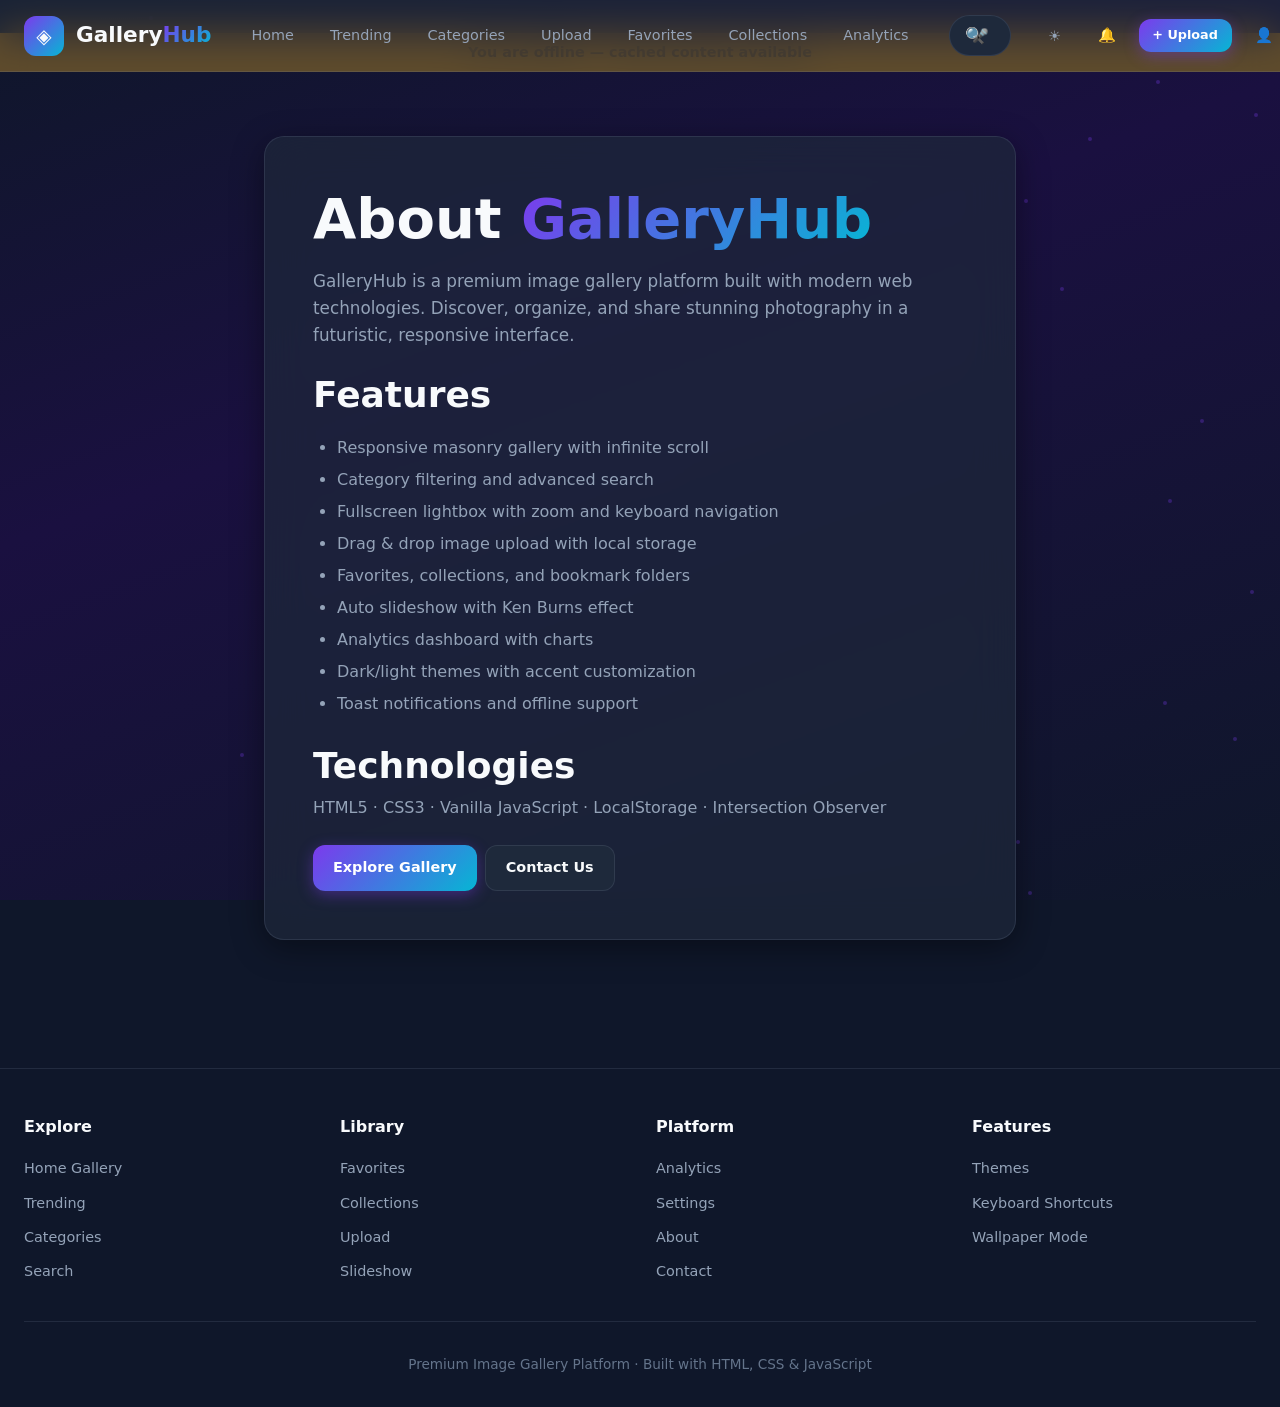
<file: about.html>
<!DOCTYPE html>
<html lang="en">
<head>
  <meta charset="UTF-8" />
  <meta name="viewport" content="width=device-width, initial-scale=1.0" />
  <title>About — GalleryHub</title>
  <link rel="stylesheet" href="css/style.css" />
  <link rel="stylesheet" href="css/gallery.css" />
  <link rel="stylesheet" href="css/themes.css" />
  <link rel="stylesheet" href="css/responsive.css" />
</head>
<body>
  <div class="particles"></div>
  <div id="site-header"></div>
  <main class="page-wrapper page-enter">
    <section class="section">
      <div class="container" style="max-width:800px">
        <div class="glass-card reveal" style="padding:3rem">
          <h1>About <span class="text-gradient">GalleryHub</span></h1>
          <p class="mt-2" style="color:var(--text-secondary);font-size:1.05rem">
            GalleryHub is a premium image gallery platform built with modern web technologies.
            Discover, organize, and share stunning photography in a futuristic, responsive interface.
          </p>
          <h2 class="mt-3">Features</h2>
          <ul style="color:var(--text-secondary);margin:1rem 0 0 1.5rem;line-height:2">
            <li>Responsive masonry gallery with infinite scroll</li>
            <li>Category filtering and advanced search</li>
            <li>Fullscreen lightbox with zoom and keyboard navigation</li>
            <li>Drag & drop image upload with local storage</li>
            <li>Favorites, collections, and bookmark folders</li>
            <li>Auto slideshow with Ken Burns effect</li>
            <li>Analytics dashboard with charts</li>
            <li>Dark/light themes with accent customization</li>
            <li>Toast notifications and offline support</li>
          </ul>
          <h2 class="mt-3">Technologies</h2>
          <p class="mt-1" style="color:var(--text-secondary)">HTML5 · CSS3 · Vanilla JavaScript · LocalStorage · Intersection Observer</p>
          <div class="mt-3 flex gap-1">
            <a href="index.html" class="btn btn-primary">Explore Gallery</a>
            <a href="contact.html" class="btn btn-secondary">Contact Us</a>
          </div>
        </div>
      </div>
    </section>
  </main>
  <div id="site-footer"></div>
  <div id="site-modals"></div>
  <script src="js/app.js"></script>
  <script src="js/components.js"></script>
  <script src="js/search.js"></script>
  <script src="js/themes.js"></script>
</body>
</html>
</file>
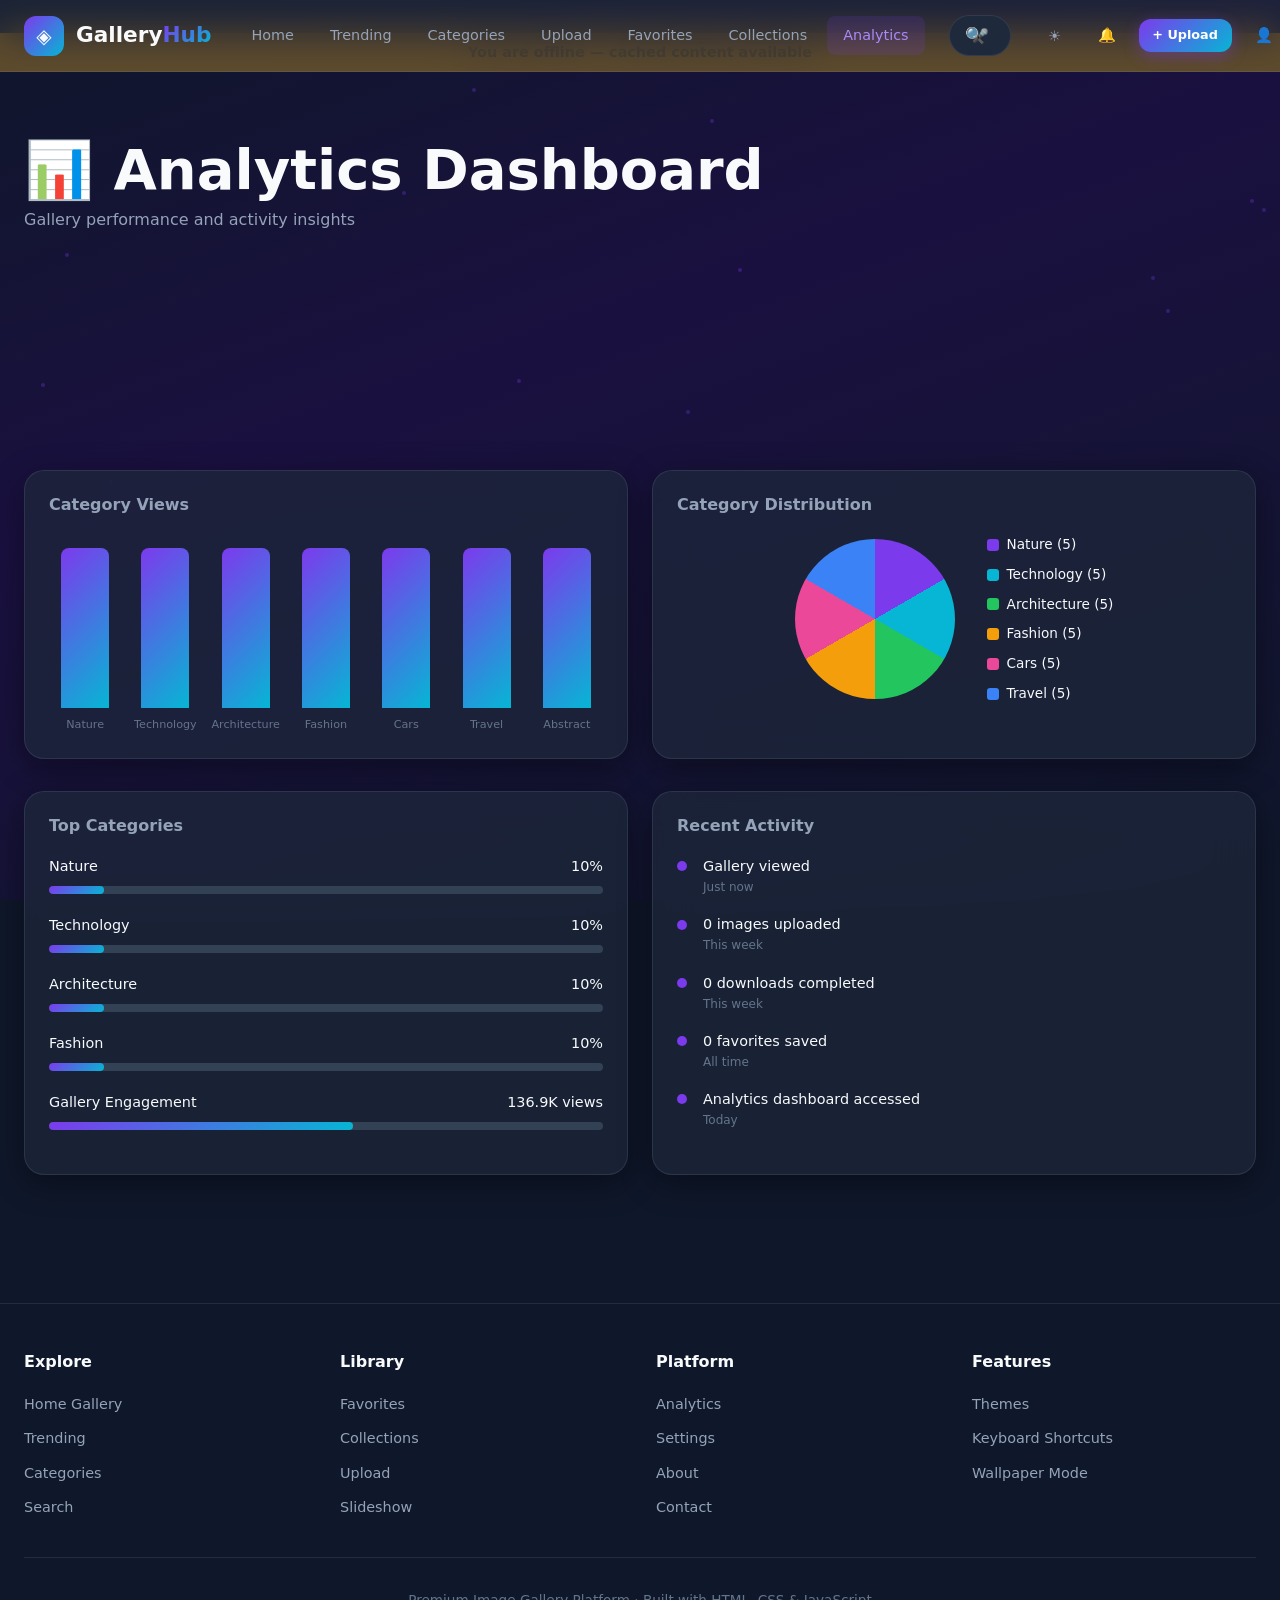
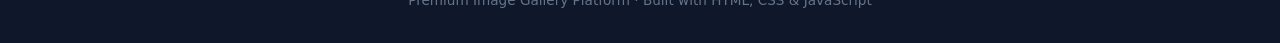
<file: analytics.html>
<!DOCTYPE html>
<html lang="en">
<head>
  <meta charset="UTF-8" />
  <meta name="viewport" content="width=device-width, initial-scale=1.0" />
  <title>Analytics — GalleryHub</title>
  <link rel="stylesheet" href="css/style.css" />
  <link rel="stylesheet" href="css/gallery.css" />
  <link rel="stylesheet" href="css/themes.css" />
  <link rel="stylesheet" href="css/responsive.css" />
</head>
<body>
  <div class="particles"></div>
  <div id="site-header"></div>
  <main class="page-wrapper page-enter" id="analytics-dashboard">
    <section class="section">
      <div class="container">
        <div class="section-header reveal">
          <div>
            <h1>📊 Analytics Dashboard</h1>
            <p class="section-subtitle">Gallery performance and activity insights</p>
          </div>
        </div>

        <div id="analytics-stats" class="stats-grid reveal"></div>

        <div class="analytics-charts reveal">
          <div class="chart-card glass-card">
            <h3>Category Views</h3>
            <div id="bar-chart"></div>
          </div>
          <div class="chart-card glass-card">
            <h3>Category Distribution</h3>
            <div class="pie-chart-wrap">
              <div id="pie-chart" class="pie-chart"></div>
              <div id="pie-legend" class="pie-legend"></div>
            </div>
          </div>
        </div>

        <div class="analytics-charts reveal mt-2">
          <div class="chart-card glass-card">
            <h3>Top Categories</h3>
            <div id="progress-widgets"></div>
          </div>
          <div class="chart-card glass-card">
            <h3>Recent Activity</h3>
            <div id="activity-timeline" class="activity-timeline"></div>
          </div>
        </div>
      </div>
    </section>
  </main>
  <div id="site-footer"></div>
  <div id="site-modals"></div>
  <script src="js/app.js"></script>
  <script src="js/components.js"></script>
  <script src="js/analytics.js"></script>
  <script src="js/search.js"></script>
  <script src="js/themes.js"></script>
</body>
</html>
</file>
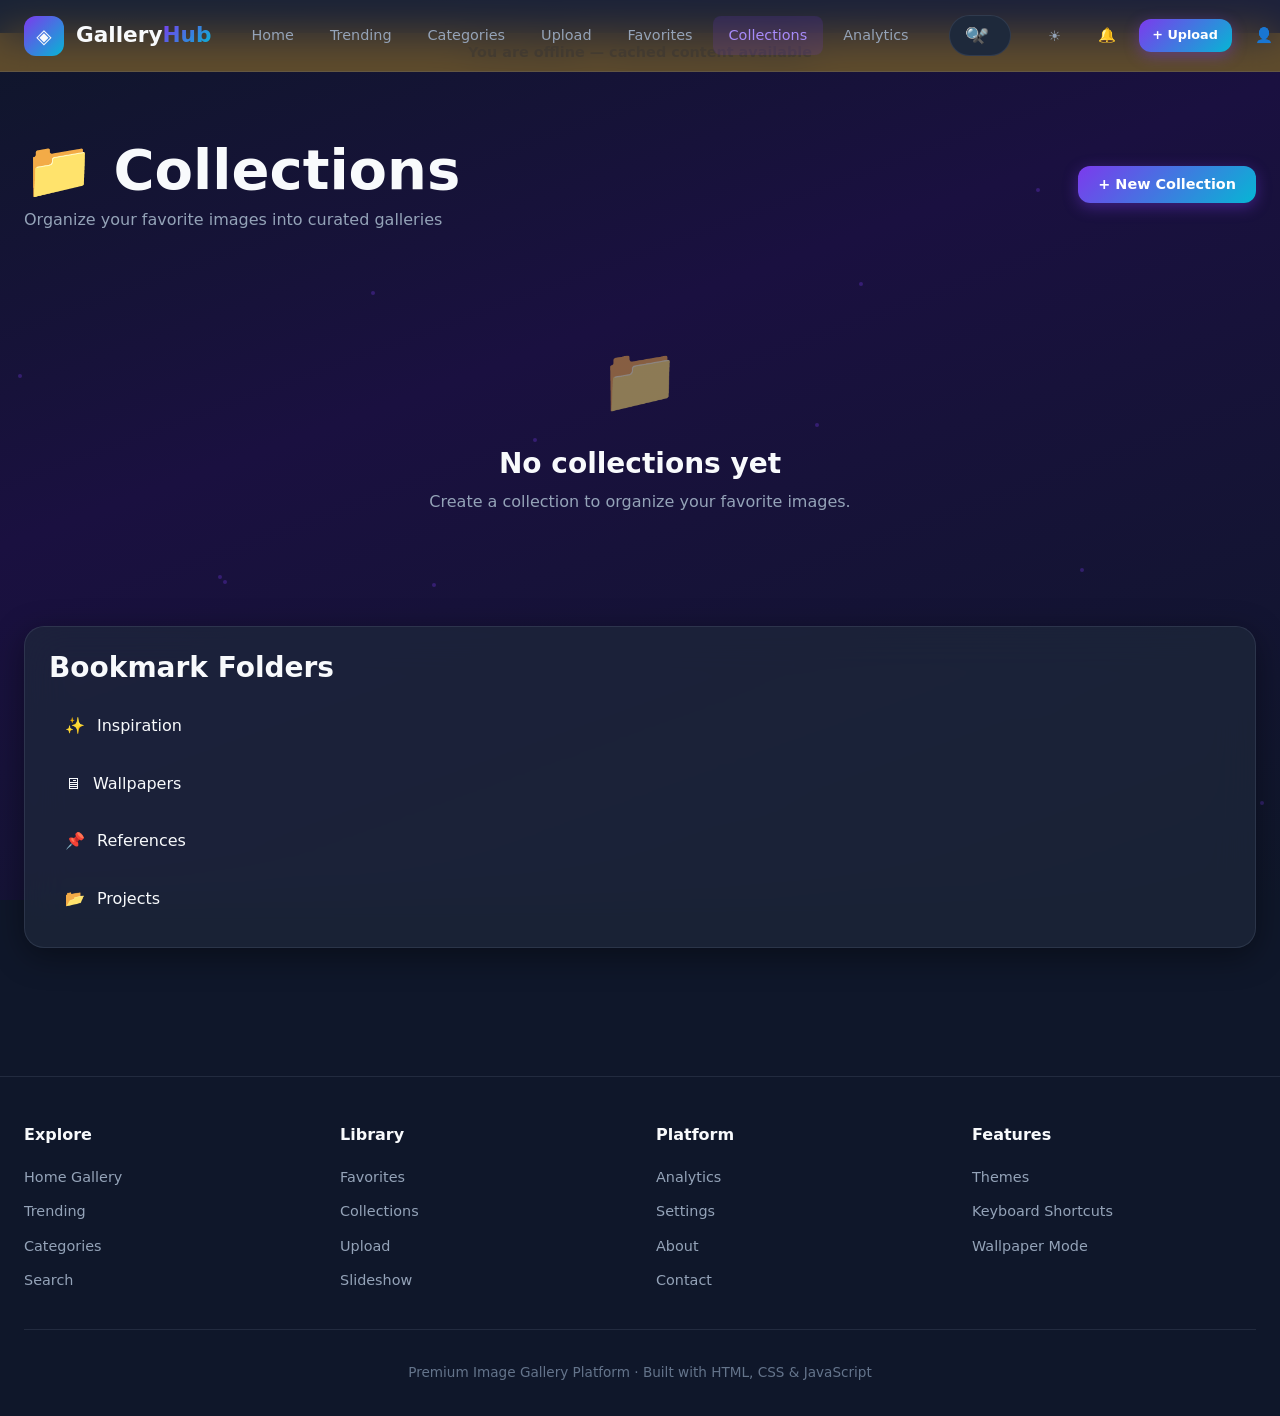
<file: collections.html>
<!DOCTYPE html>
<html lang="en">
<head>
  <meta charset="UTF-8" />
  <meta name="viewport" content="width=device-width, initial-scale=1.0" />
  <title>Collections — GalleryHub</title>
  <link rel="stylesheet" href="css/style.css" />
  <link rel="stylesheet" href="css/gallery.css" />
  <link rel="stylesheet" href="css/themes.css" />
  <link rel="stylesheet" href="css/responsive.css" />
</head>
<body>
  <div class="particles"></div>
  <div id="site-header"></div>
  <main class="page-wrapper page-enter">
    <section class="section">
      <div class="container">
        <div class="section-header reveal">
          <div>
            <h1>📁 Collections</h1>
            <p class="section-subtitle">Organize your favorite images into curated galleries</p>
          </div>
          <button id="create-collection-btn" class="btn btn-primary">+ New Collection</button>
        </div>
        <div id="collections-grid" class="collections-grid reveal"></div>
        <div class="glass-card reveal mt-3" style="padding:1.5rem">
          <h3 class="mb-2">Bookmark Folders</h3>
          <div id="bookmark-folders" class="bookmark-folders"></div>
        </div>
      </div>
    </section>
  </main>
  <div id="site-footer"></div>
  <div id="site-modals"></div>
  <script src="js/app.js"></script>
  <script src="js/components.js"></script>
  <script src="js/favorites.js"></script>
  <script src="js/search.js"></script>
  <script src="js/themes.js"></script>
</body>
</html>
</file>
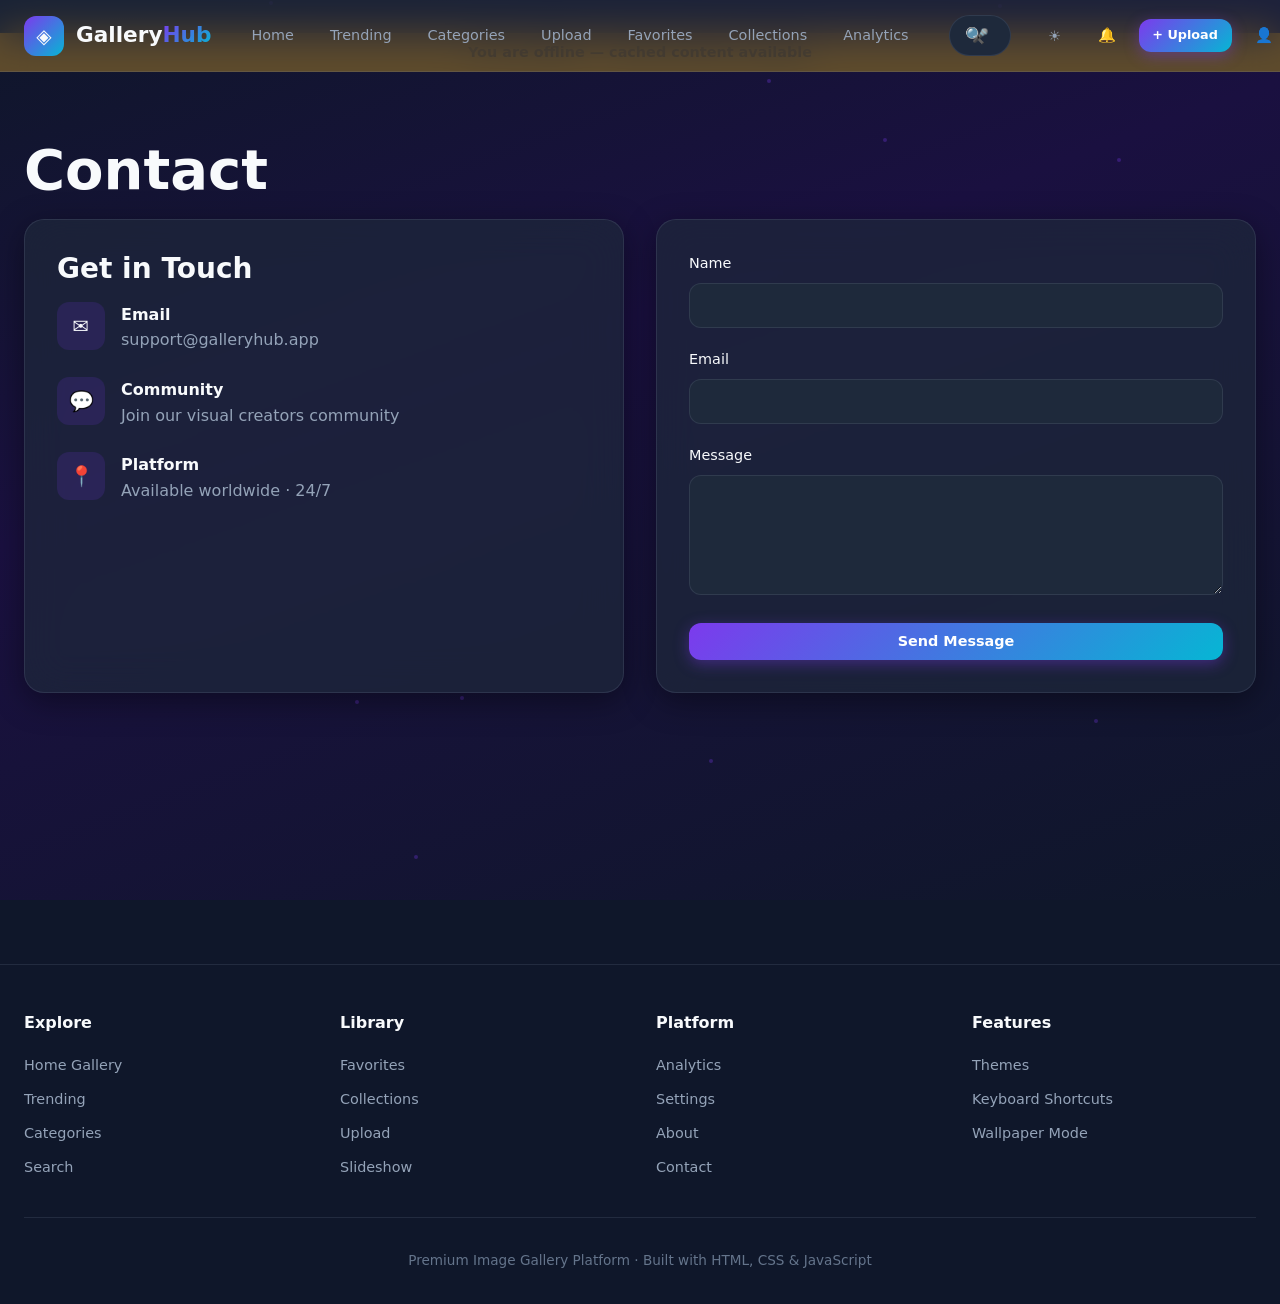
<file: contact.html>
<!DOCTYPE html>
<html lang="en">
<head>
  <meta charset="UTF-8" />
  <meta name="viewport" content="width=device-width, initial-scale=1.0" />
  <title>Contact — GalleryHub</title>
  <link rel="stylesheet" href="css/style.css" />
  <link rel="stylesheet" href="css/gallery.css" />
  <link rel="stylesheet" href="css/themes.css" />
  <link rel="stylesheet" href="css/responsive.css" />
</head>
<body>
  <div class="particles"></div>
  <div id="site-header"></div>
  <main class="page-wrapper page-enter">
    <section class="section">
      <div class="container">
        <h1 class="reveal mb-2">Contact</h1>
        <div class="contact-grid">
          <div class="contact-info-card glass-card reveal">
            <h3>Get in Touch</h3>
            <div class="contact-info-item mt-2">
              <div class="contact-info-icon">✉</div>
              <div>
                <strong>Email</strong>
                <p style="color:var(--text-secondary)">support@galleryhub.app</p>
              </div>
            </div>
            <div class="contact-info-item">
              <div class="contact-info-icon">💬</div>
              <div>
                <strong>Community</strong>
                <p style="color:var(--text-secondary)">Join our visual creators community</p>
              </div>
            </div>
            <div class="contact-info-item">
              <div class="contact-info-icon">📍</div>
              <div>
                <strong>Platform</strong>
                <p style="color:var(--text-secondary)">Available worldwide · 24/7</p>
              </div>
            </div>
          </div>
          <form class="glass-card reveal" style="padding:2rem" id="contact-form">
            <div class="form-group">
              <label class="form-label" for="name">Name</label>
              <input type="text" id="name" class="form-input" required />
            </div>
            <div class="form-group">
              <label class="form-label" for="email">Email</label>
              <input type="email" id="email" class="form-input" required />
            </div>
            <div class="form-group">
              <label class="form-label" for="message">Message</label>
              <textarea id="message" class="form-textarea" required></textarea>
            </div>
            <button type="submit" class="btn btn-primary" style="width:100%">Send Message</button>
          </form>
        </div>
      </div>
    </section>
  </main>
  <div id="site-footer"></div>
  <div id="site-modals"></div>
  <script src="js/app.js"></script>
  <script src="js/components.js"></script>
  <script src="js/search.js"></script>
  <script src="js/themes.js"></script>
  <script>
    document.getElementById('contact-form')?.addEventListener('submit', (e) => {
      e.preventDefault();
      GalleryApp.showToast('Message sent', 'Thank you for contacting us!', 'success');
      e.target.reset();
    });
  </script>
</body>
</html>
</file>
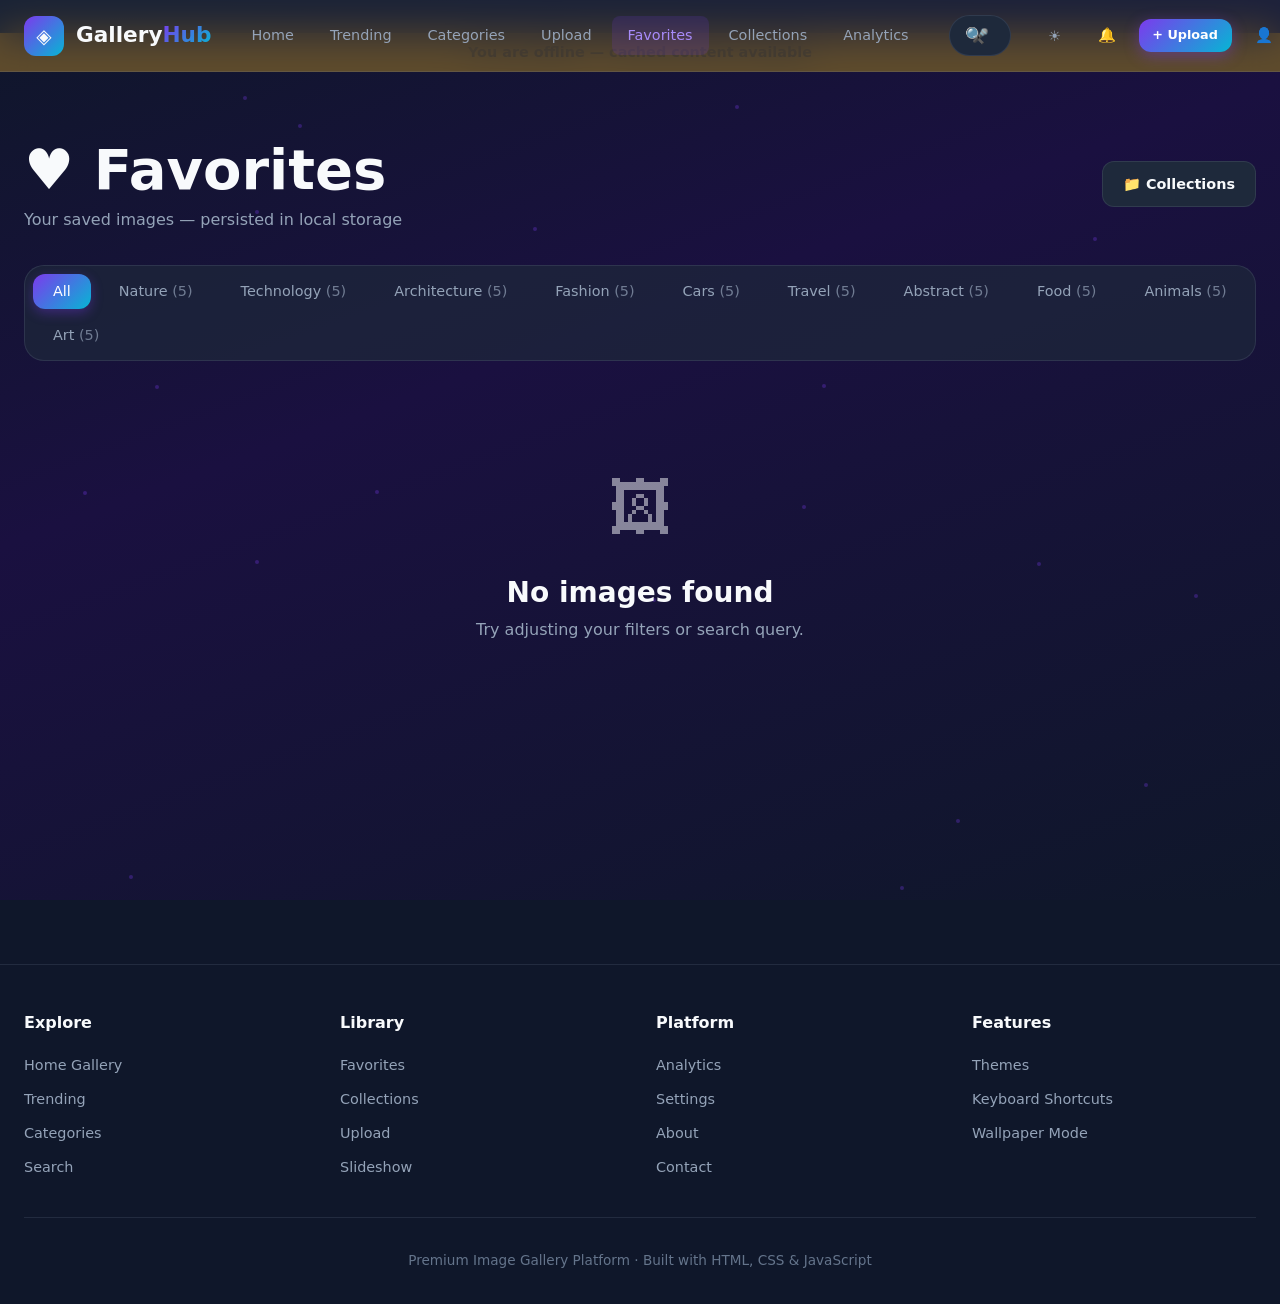
<file: favorites.html>
<!DOCTYPE html>
<html lang="en">
<head>
  <meta charset="UTF-8" />
  <meta name="viewport" content="width=device-width, initial-scale=1.0" />
  <title>Favorites — GalleryHub</title>
  <link rel="stylesheet" href="css/style.css" />
  <link rel="stylesheet" href="css/gallery.css" />
  <link rel="stylesheet" href="css/themes.css" />
  <link rel="stylesheet" href="css/responsive.css" />
</head>
<body>
  <div class="particles"></div>
  <div id="site-header"></div>
  <main class="page-wrapper page-enter">
    <section class="section">
      <div class="container">
        <div class="section-header reveal">
          <div>
            <h1>♥ Favorites</h1>
            <p class="section-subtitle">Your saved images — persisted in local storage</p>
          </div>
          <a href="collections.html" class="btn btn-secondary">📁 Collections</a>
        </div>
        <div id="category-tabs" class="category-tabs reveal"></div>
        <div id="gallery-grid" class="masonry-grid reveal"></div>
      </div>
    </section>
  </main>
  <div id="site-footer"></div>
  <div id="site-modals"></div>
  <script src="js/app.js"></script>
  <script src="js/components.js"></script>
  <script src="js/gallery.js"></script>
  <script src="js/lightbox.js"></script>
  <script src="js/favorites.js"></script>
  <script src="js/search.js"></script>
  <script src="js/themes.js"></script>
</body>
</html>
</file>
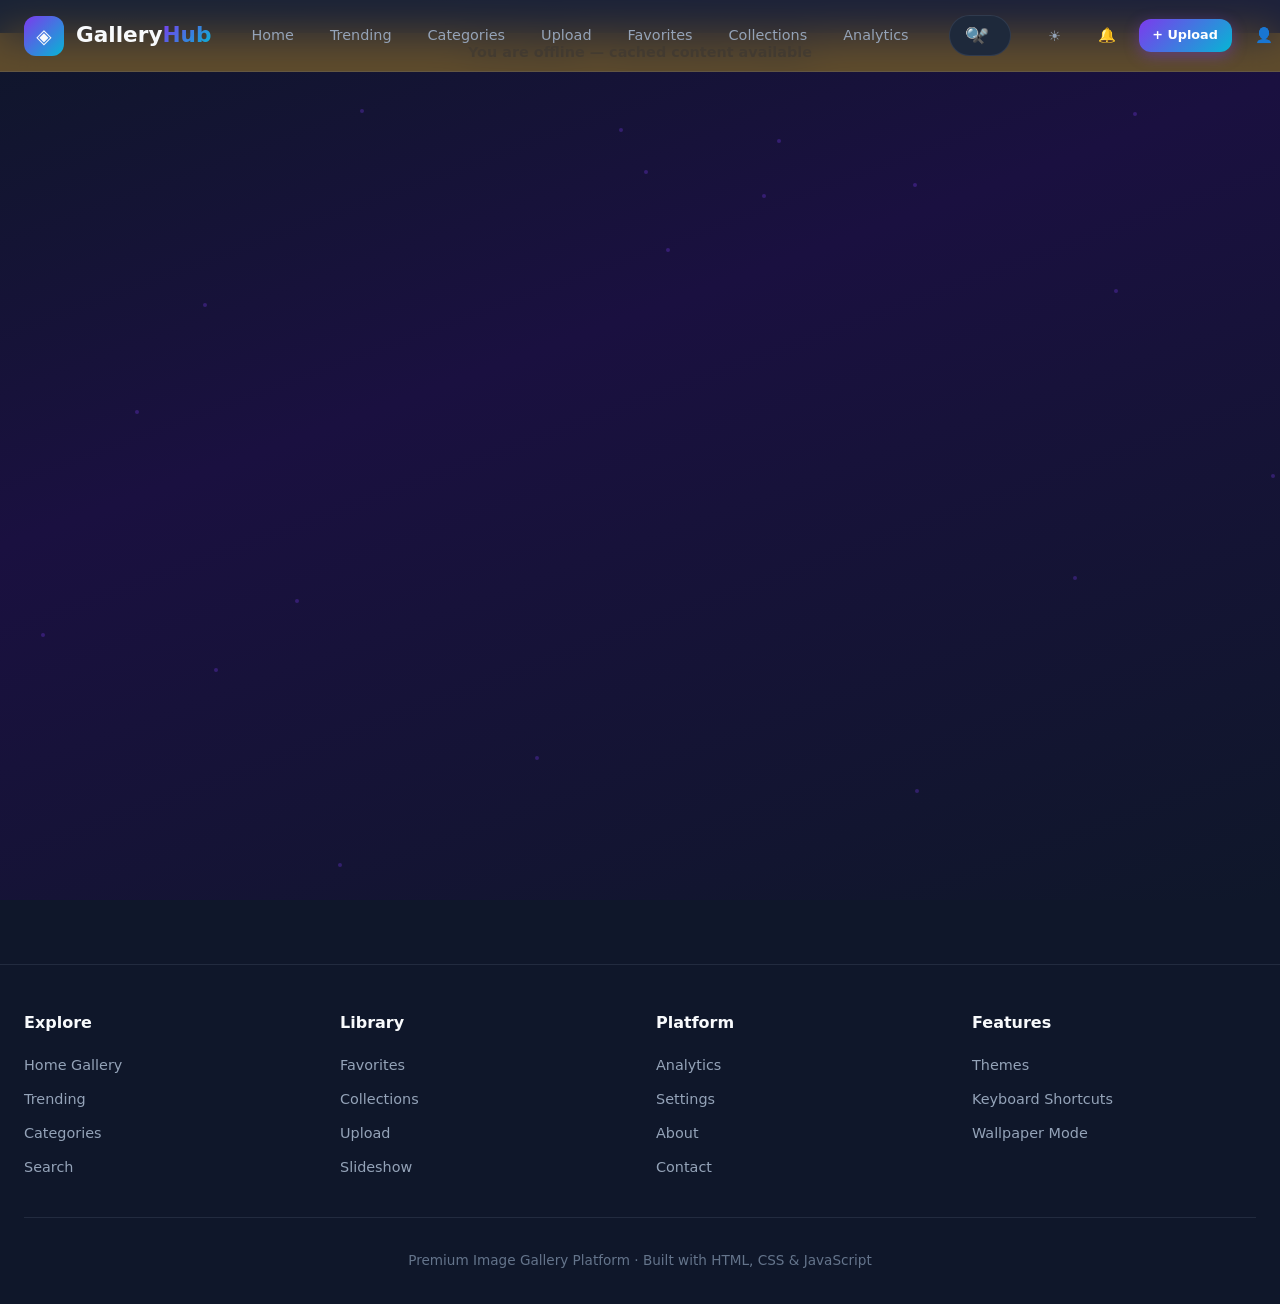
<file: image-details.html>
<!DOCTYPE html>
<html lang="en">
<head>
  <meta charset="UTF-8" />
  <meta name="viewport" content="width=device-width, initial-scale=1.0" />
  <title>Image Details — GalleryHub</title>
  <link rel="stylesheet" href="css/style.css" />
  <link rel="stylesheet" href="css/gallery.css" />
  <link rel="stylesheet" href="css/themes.css" />
  <link rel="stylesheet" href="css/responsive.css" />
</head>
<body>
  <div class="particles"></div>
  <div id="site-header"></div>
  <main class="page-wrapper">
    <section class="section">
      <div class="container" id="image-details"></div>
    </section>
  </main>
  <div id="site-footer"></div>
  <div id="site-modals"></div>
  <script src="js/app.js"></script>
  <script src="js/components.js"></script>
  <script src="js/lightbox.js"></script>
  <script src="js/search.js"></script>
  <script src="js/themes.js"></script>
</body>
</html>
</file>
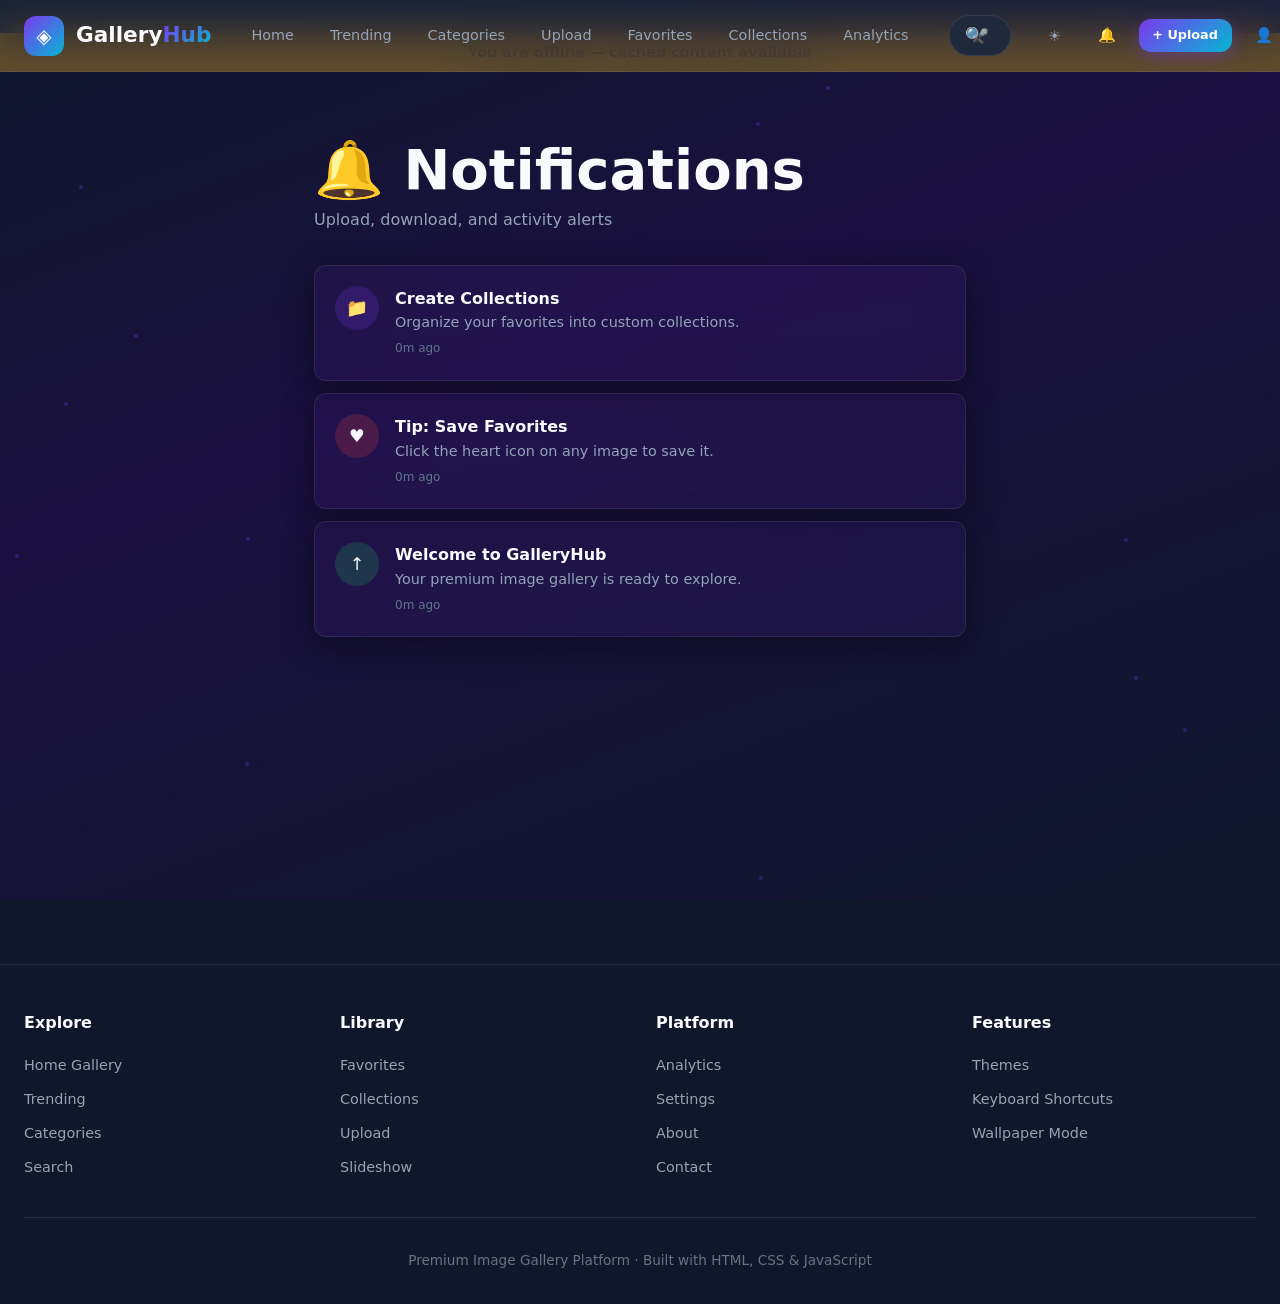
<file: notifications.html>
<!DOCTYPE html>
<html lang="en">
<head>
  <meta charset="UTF-8" />
  <meta name="viewport" content="width=device-width, initial-scale=1.0" />
  <title>Notifications — GalleryHub</title>
  <link rel="stylesheet" href="css/style.css" />
  <link rel="stylesheet" href="css/gallery.css" />
  <link rel="stylesheet" href="css/themes.css" />
  <link rel="stylesheet" href="css/responsive.css" />
</head>
<body>
  <div class="particles"></div>
  <div id="site-header"></div>
  <main class="page-wrapper page-enter">
    <section class="section">
      <div class="container" style="max-width:700px">
        <div class="section-header reveal">
          <div>
            <h1>🔔 Notifications</h1>
            <p class="section-subtitle">Upload, download, and activity alerts</p>
          </div>
        </div>
        <div id="notifications-list" class="reveal"></div>
      </div>
    </section>
  </main>
  <div id="site-footer"></div>
  <div id="site-modals"></div>
  <script src="js/app.js"></script>
  <script src="js/components.js"></script>
  <script src="js/search.js"></script>
  <script src="js/themes.js"></script>
</body>
</html>
</file>
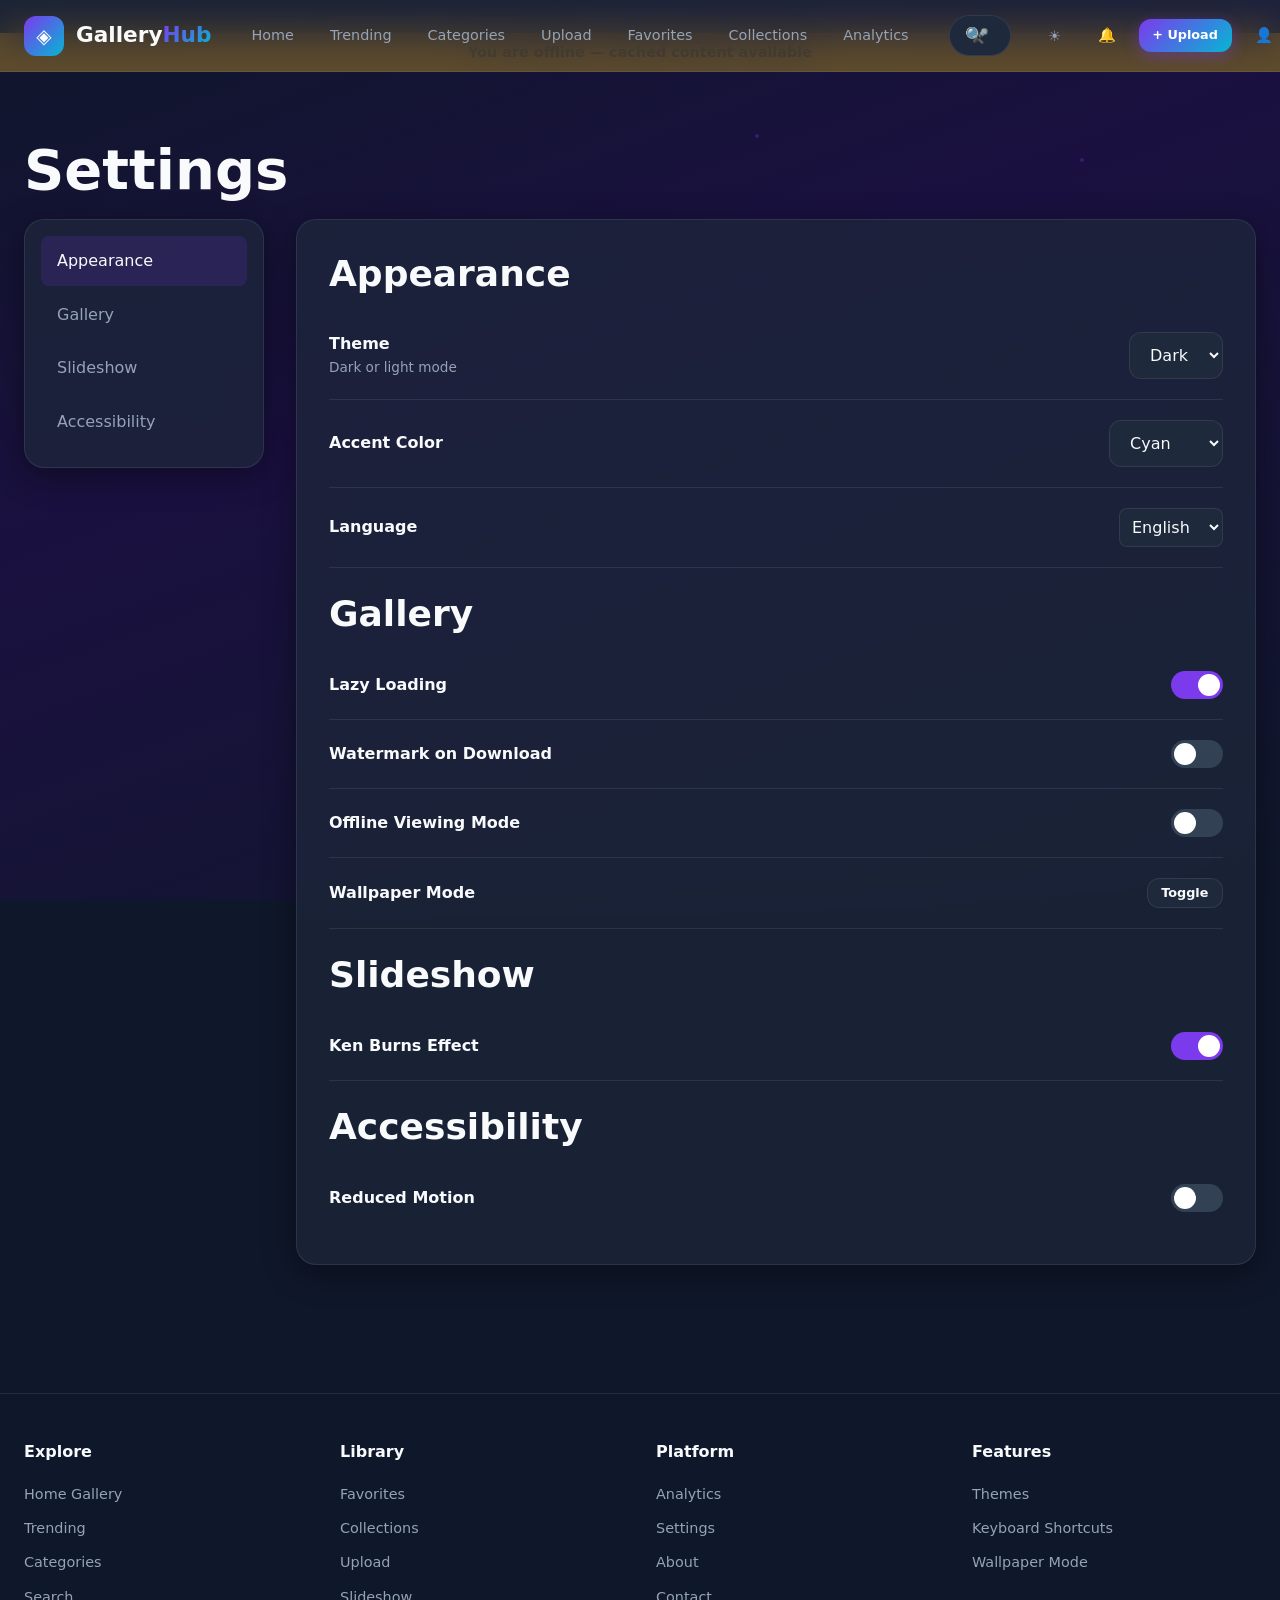
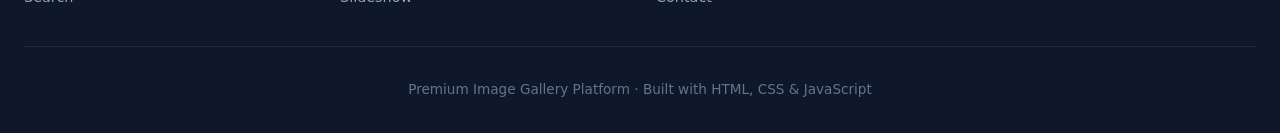
<file: settings.html>
<!DOCTYPE html>
<html lang="en">
<head>
  <meta charset="UTF-8" />
  <meta name="viewport" content="width=device-width, initial-scale=1.0" />
  <title>Settings — GalleryHub</title>
  <link rel="stylesheet" href="css/style.css" />
  <link rel="stylesheet" href="css/gallery.css" />
  <link rel="stylesheet" href="css/themes.css" />
  <link rel="stylesheet" href="css/responsive.css" />
</head>
<body>
  <div class="particles"></div>
  <div id="site-header"></div>
  <main class="page-wrapper page-enter">
    <section class="section">
      <div class="container">
        <h1 class="reveal mb-2">Settings</h1>
        <div class="settings-layout">
          <nav class="settings-nav glass-card reveal" style="padding:1rem">
            <a href="#appearance" class="settings-nav-item active">Appearance</a>
            <a href="#gallery" class="settings-nav-item">Gallery</a>
            <a href="#slideshow" class="settings-nav-item">Slideshow</a>
            <a href="#accessibility" class="settings-nav-item">Accessibility</a>
          </nav>
          <form id="settings-form" class="settings-panel glass-card reveal">
            <h2 id="appearance" class="mb-2">Appearance</h2>
            <div class="setting-row">
              <div>
                <strong>Theme</strong>
                <p style="color:var(--text-secondary);font-size:0.85rem">Dark or light mode</p>
              </div>
              <select id="setting-theme" class="form-select" style="width:auto">
                <option value="dark">Dark</option>
                <option value="light">Light</option>
              </select>
            </div>
            <div class="setting-row">
              <div>
                <strong>Accent Color</strong>
              </div>
              <select id="setting-accent" class="form-select" style="width:auto">
                <option value="cyan">Cyan</option>
                <option value="green">Green</option>
                <option value="orange">Orange</option>
                <option value="pink">Pink</option>
                <option value="blue">Blue</option>
              </select>
            </div>
            <div class="setting-row">
              <div>
                <strong>Language</strong>
              </div>
              <select id="setting-language" class="lang-selector">
                <option value="en">English</option>
                <option value="es">Español</option>
                <option value="fr">Français</option>
                <option value="de">Deutsch</option>
                <option value="ja">日本語</option>
              </select>
            </div>

            <h2 id="gallery" class="mb-2 mt-3">Gallery</h2>
            <div class="setting-row">
              <div><strong>Lazy Loading</strong></div>
              <label class="toggle"><input type="checkbox" id="setting-lazyload" checked /><span class="toggle-slider"></span></label>
            </div>
            <div class="setting-row">
              <div><strong>Watermark on Download</strong></div>
              <label class="toggle"><input type="checkbox" id="setting-watermark" /><span class="toggle-slider"></span></label>
            </div>
            <div class="setting-row">
              <div><strong>Offline Viewing Mode</strong></div>
              <label class="toggle"><input type="checkbox" id="setting-offline" /><span class="toggle-slider"></span></label>
            </div>
            <div class="setting-row">
              <div><strong>Wallpaper Mode</strong></div>
              <button type="button" id="wallpaper-mode-btn" class="btn btn-secondary btn-sm">Toggle</button>
            </div>

            <h2 id="slideshow" class="mb-2 mt-3">Slideshow</h2>
            <div class="setting-row">
              <div><strong>Ken Burns Effect</strong></div>
              <label class="toggle"><input type="checkbox" id="setting-kenburns" checked /><span class="toggle-slider"></span></label>
            </div>

            <h2 id="accessibility" class="mb-2 mt-3">Accessibility</h2>
            <div class="setting-row">
              <div><strong>Reduced Motion</strong></div>
              <label class="toggle"><input type="checkbox" id="setting-reduced-motion" /><span class="toggle-slider"></span></label>
            </div>
          </form>
        </div>
      </div>
    </section>
  </main>
  <div id="site-footer"></div>
  <div id="site-modals"></div>
  <script src="js/app.js"></script>
  <script src="js/components.js"></script>
  <script src="js/search.js"></script>
  <script src="js/themes.js"></script>
</body>
</html>
</file>
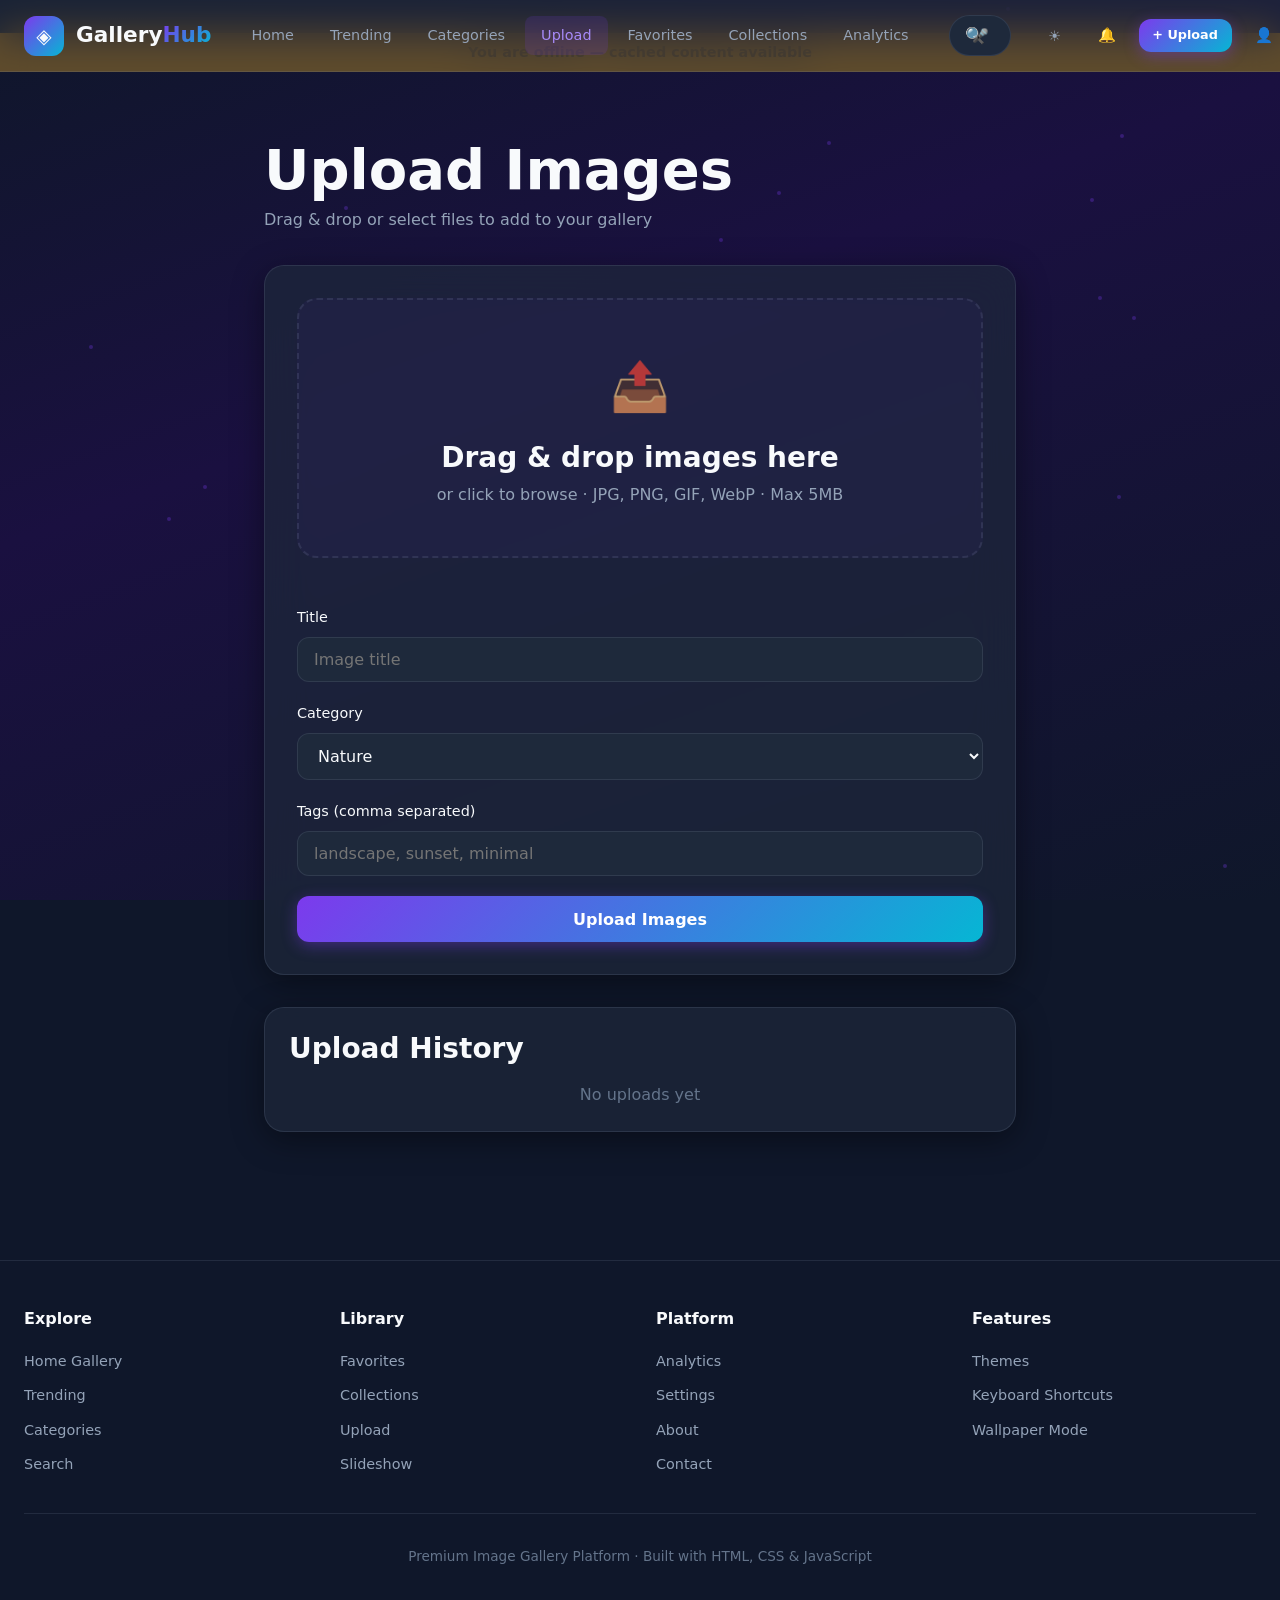
<file: upload.html>
<!DOCTYPE html>
<html lang="en">
<head>
  <meta charset="UTF-8" />
  <meta name="viewport" content="width=device-width, initial-scale=1.0" />
  <title>Upload — GalleryHub</title>
  <link rel="stylesheet" href="css/style.css" />
  <link rel="stylesheet" href="css/gallery.css" />
  <link rel="stylesheet" href="css/themes.css" />
  <link rel="stylesheet" href="css/responsive.css" />
</head>
<body>
  <div class="particles"></div>
  <div id="site-header"></div>
  <main class="page-wrapper page-enter">
    <section class="section">
      <div class="container" style="max-width:800px">
        <div class="section-header reveal">
          <div>
            <h1>Upload Images</h1>
            <p class="section-subtitle">Drag & drop or select files to add to your gallery</p>
          </div>
        </div>

        <div id="upload-success" class="glass-card reveal" style="padding:1rem;text-align:center;margin-bottom:1rem;display:none;background:rgba(34,197,94,0.15);border-color:var(--success)">
          <strong style="color:var(--success)">✓ Upload Successful!</strong>
        </div>

        <form id="upload-form" class="glass-card reveal" style="padding:2rem">
          <div id="upload-zone" class="upload-zone">
            <div class="upload-zone-icon">📤</div>
            <h3>Drag & drop images here</h3>
            <p style="color:var(--text-secondary);margin-top:0.5rem">or click to browse · JPG, PNG, GIF, WebP · Max 5MB</p>
            <input type="file" id="file-input" multiple accept="image/jpeg,image/png,image/gif,image/webp" hidden />
          </div>

          <div id="upload-preview" class="upload-preview-grid"></div>

          <div class="upload-progress mt-2 sr-only" style="display:block">
            <div class="upload-progress-bar"></div>
          </div>

          <div class="form-group mt-3">
            <label class="form-label" for="upload-title">Title</label>
            <input type="text" id="upload-title" class="form-input" placeholder="Image title" />
          </div>
          <div class="form-group">
            <label class="form-label" for="upload-category">Category</label>
            <select id="upload-category" class="form-select">
              <option value="nature">Nature</option>
              <option value="technology">Technology</option>
              <option value="architecture">Architecture</option>
              <option value="fashion">Fashion</option>
              <option value="cars">Cars</option>
              <option value="travel">Travel</option>
              <option value="abstract">Abstract</option>
              <option value="food">Food</option>
              <option value="animals">Animals</option>
              <option value="art">Art</option>
            </select>
          </div>
          <div class="form-group">
            <label class="form-label" for="upload-tags">Tags (comma separated)</label>
            <input type="text" id="upload-tags" class="form-input" placeholder="landscape, sunset, minimal" />
          </div>
          <button type="submit" class="btn btn-primary btn-lg" style="width:100%">Upload Images</button>
        </form>

        <div class="upload-history glass-card reveal mt-3" style="padding:1.5rem">
          <h3 class="mb-2">Upload History</h3>
          <div id="upload-history-list"></div>
        </div>
      </div>
    </section>
  </main>
  <div id="site-footer"></div>
  <div id="site-modals"></div>
  <script src="js/app.js"></script>
  <script src="js/components.js"></script>
  <script src="js/upload.js"></script>
  <script src="js/search.js"></script>
  <script src="js/themes.js"></script>
  <style>#upload-success.active{display:block!important;animation:fadeInUp 0.5s ease}</style>
</body>
</html>
</file>
<file: css/style.css>
/* ============================================
   Image Gallery Platform - Core Styles
   ============================================ */

:root {
  --bg-primary: #0F172A;
  --bg-secondary: #1E293B;
  --bg-tertiary: #334155;
  --primary: #7C3AED;
  --primary-light: #A78BFA;
  --accent: #06B6D4;
  --accent-light: #22D3EE;
  --success: #22C55E;
  --warning: #F59E0B;
  --danger: #EF4444;
  --text-primary: #F8FAFC;
  --text-secondary: #94A3B8;
  --text-muted: #64748B;
  --glass-bg: rgba(30, 41, 59, 0.7);
  --glass-border: rgba(148, 163, 184, 0.15);
  --shadow-sm: 0 2px 8px rgba(0, 0, 0, 0.3);
  --shadow-md: 0 8px 32px rgba(0, 0, 0, 0.4);
  --shadow-lg: 0 16px 48px rgba(124, 58, 237, 0.2);
  --radius-sm: 8px;
  --radius-md: 12px;
  --radius-lg: 20px;
  --radius-xl: 28px;
  --transition-fast: 0.2s cubic-bezier(0.4, 0, 0.2, 1);
  --transition-normal: 0.35s cubic-bezier(0.4, 0, 0.2, 1);
  --transition-slow: 0.6s cubic-bezier(0.4, 0, 0.2, 1);
  --font-sans: 'Segoe UI', system-ui, -apple-system, sans-serif;
  --font-display: 'Segoe UI', system-ui, sans-serif;
  --header-height: 72px;
  --sidebar-width: 280px;
  --gradient-primary: linear-gradient(135deg, var(--primary) 0%, var(--accent) 100%);
  --gradient-bg: linear-gradient(160deg, #0F172A 0%, #1a1040 40%, #0F172A 100%);
}

[data-theme="light"] {
  --bg-primary: #F1F5F9;
  --bg-secondary: #FFFFFF;
  --bg-tertiary: #E2E8F0;
  --text-primary: #0F172A;
  --text-secondary: #475569;
  --text-muted: #94A3B8;
  --glass-bg: rgba(255, 255, 255, 0.85);
  --glass-border: rgba(15, 23, 42, 0.1);
  --gradient-bg: linear-gradient(160deg, #F1F5F9 0%, #E0E7FF 50%, #F1F5F9 100%);
}

*, *::before, *::after {
  box-sizing: border-box;
  margin: 0;
  padding: 0;
}

html {
  scroll-behavior: smooth;
  font-size: 16px;
}

body {
  font-family: var(--font-sans);
  background: var(--bg-primary);
  color: var(--text-primary);
  line-height: 1.6;
  min-height: 100vh;
  overflow-x: hidden;
  transition: background var(--transition-normal), color var(--transition-normal);
}

body::before {
  content: '';
  position: fixed;
  inset: 0;
  background: var(--gradient-bg);
  z-index: -2;
  pointer-events: none;
}

.particles {
  position: fixed;
  inset: 0;
  z-index: -1;
  pointer-events: none;
  overflow: hidden;
}

.particle {
  position: absolute;
  width: 4px;
  height: 4px;
  background: var(--primary);
  border-radius: 50%;
  opacity: 0.3;
  animation: float-particle 15s infinite ease-in-out;
}

@keyframes float-particle {
  0%, 100% { transform: translateY(0) translateX(0); opacity: 0.2; }
  50% { transform: translateY(-100vh) translateX(50px); opacity: 0.5; }
}

a {
  color: inherit;
  text-decoration: none;
}

img {
  max-width: 100%;
  height: auto;
  display: block;
}

button {
  font-family: inherit;
  cursor: pointer;
  border: none;
  background: none;
}

input, textarea, select {
  font-family: inherit;
  font-size: 1rem;
}

/* Typography */
h1, h2, h3, h4, h5, h6 {
  font-family: var(--font-display);
  font-weight: 700;
  line-height: 1.2;
}

h1 { font-size: clamp(2rem, 5vw, 3.5rem); }
h2 { font-size: clamp(1.5rem, 3vw, 2.25rem); }
h3 { font-size: clamp(1.25rem, 2.5vw, 1.75rem); }

.text-gradient {
  background: var(--gradient-primary);
  -webkit-background-clip: text;
  -webkit-text-fill-color: transparent;
  background-clip: text;
}

/* Layout */
.container {
  width: 100%;
  max-width: 1400px;
  margin: 0 auto;
  padding: 0 1.5rem;
}

.page-wrapper {
  padding-top: var(--header-height);
  min-height: 100vh;
}

.section {
  padding: 4rem 0;
}

.section-header {
  display: flex;
  align-items: center;
  justify-content: space-between;
  flex-wrap: wrap;
  gap: 1rem;
  margin-bottom: 2rem;
}

.section-title {
  font-size: 1.75rem;
}

.section-subtitle {
  color: var(--text-secondary);
  margin-top: 0.25rem;
}

/* Glass Card */
.glass-card {
  background: var(--glass-bg);
  backdrop-filter: blur(20px);
  -webkit-backdrop-filter: blur(20px);
  border: 1px solid var(--glass-border);
  border-radius: var(--radius-lg);
  box-shadow: var(--shadow-md);
  transition: transform var(--transition-normal), box-shadow var(--transition-normal);
}

.glass-card:hover {
  transform: translateY(-4px);
  box-shadow: var(--shadow-lg);
}

/* Header / Navigation */
.site-header {
  position: fixed;
  top: 0;
  left: 0;
  right: 0;
  height: var(--header-height);
  z-index: 1000;
  background: var(--glass-bg);
  backdrop-filter: blur(20px);
  -webkit-backdrop-filter: blur(20px);
  border-bottom: 1px solid var(--glass-border);
  transition: background var(--transition-normal);
}

.header-inner {
  display: flex;
  align-items: center;
  justify-content: space-between;
  height: 100%;
  gap: 1.5rem;
}

.logo {
  display: flex;
  align-items: center;
  gap: 0.75rem;
  font-weight: 800;
  font-size: 1.35rem;
  flex-shrink: 0;
}

.logo-icon {
  width: 40px;
  height: 40px;
  background: var(--gradient-primary);
  border-radius: var(--radius-md);
  display: flex;
  align-items: center;
  justify-content: center;
  font-size: 1.25rem;
}

.nav-main {
  display: flex;
  align-items: center;
  gap: 0.25rem;
}

.nav-link {
  padding: 0.5rem 1rem;
  border-radius: var(--radius-sm);
  color: var(--text-secondary);
  font-size: 0.9rem;
  font-weight: 500;
  transition: all var(--transition-fast);
  white-space: nowrap;
}

.nav-link:hover,
.nav-link.active {
  color: var(--text-primary);
  background: rgba(124, 58, 237, 0.15);
}

.nav-link.active {
  color: var(--primary-light);
}

.header-actions {
  display: flex;
  align-items: center;
  gap: 0.75rem;
  flex-shrink: 0;
}

/* Search Bar */
.search-wrapper {
  position: relative;
  flex: 1;
  max-width: 400px;
}

.search-input {
  width: 100%;
  padding: 0.65rem 1rem 0.65rem 2.75rem;
  background: var(--bg-secondary);
  border: 1px solid var(--glass-border);
  border-radius: var(--radius-xl);
  color: var(--text-primary);
  transition: all var(--transition-fast);
}

.search-input:focus {
  outline: none;
  border-color: var(--primary);
  box-shadow: 0 0 0 3px rgba(124, 58, 237, 0.25);
}

.search-icon {
  position: absolute;
  left: 1rem;
  top: 50%;
  transform: translateY(-50%);
  color: var(--text-muted);
  pointer-events: none;
}

.search-suggestions {
  position: absolute;
  top: calc(100% + 8px);
  left: 0;
  right: 0;
  background: var(--bg-secondary);
  border: 1px solid var(--glass-border);
  border-radius: var(--radius-md);
  box-shadow: var(--shadow-lg);
  max-height: 280px;
  overflow-y: auto;
  z-index: 100;
  display: none;
}

.search-suggestions.active {
  display: block;
  animation: fadeInDown 0.25s ease;
}

.search-suggestion-item {
  padding: 0.75rem 1rem;
  cursor: pointer;
  display: flex;
  align-items: center;
  gap: 0.75rem;
  transition: background var(--transition-fast);
}

.search-suggestion-item:hover {
  background: rgba(124, 58, 237, 0.1);
}

.recent-searches-label {
  padding: 0.5rem 1rem;
  font-size: 0.75rem;
  color: var(--text-muted);
  text-transform: uppercase;
  letter-spacing: 0.05em;
}

/* Buttons */
.btn {
  display: inline-flex;
  align-items: center;
  justify-content: center;
  gap: 0.5rem;
  padding: 0.65rem 1.25rem;
  border-radius: var(--radius-md);
  font-weight: 600;
  font-size: 0.9rem;
  transition: all var(--transition-fast);
  white-space: nowrap;
}

.btn-primary {
  background: var(--gradient-primary);
  color: white;
  box-shadow: 0 4px 15px rgba(124, 58, 237, 0.4);
}

.btn-primary:hover {
  transform: translateY(-2px);
  box-shadow: 0 6px 20px rgba(124, 58, 237, 0.5);
}

.btn-secondary {
  background: var(--bg-secondary);
  color: var(--text-primary);
  border: 1px solid var(--glass-border);
}

.btn-secondary:hover {
  border-color: var(--primary);
  background: rgba(124, 58, 237, 0.1);
}

.btn-ghost {
  color: var(--text-secondary);
  padding: 0.5rem;
  border-radius: var(--radius-sm);
}

.btn-ghost:hover {
  color: var(--text-primary);
  background: rgba(255, 255, 255, 0.05);
}

.btn-icon {
  width: 40px;
  height: 40px;
  padding: 0;
  border-radius: 50%;
  display: flex;
  align-items: center;
  justify-content: center;
}

.btn-sm {
  padding: 0.4rem 0.85rem;
  font-size: 0.8rem;
}

.btn-lg {
  padding: 0.85rem 1.75rem;
  font-size: 1rem;
}

/* Hero */
.hero {
  position: relative;
  padding: 6rem 0 4rem;
  overflow: hidden;
}

.hero-bg {
  position: absolute;
  inset: 0;
  background: radial-gradient(ellipse at 30% 20%, rgba(124, 58, 237, 0.25) 0%, transparent 50%),
              radial-gradient(ellipse at 70% 80%, rgba(6, 182, 212, 0.2) 0%, transparent 50%);
  animation: hero-pulse 8s ease-in-out infinite;
}

@keyframes hero-pulse {
  0%, 100% { opacity: 1; }
  50% { opacity: 0.7; }
}

.hero-content {
  position: relative;
  text-align: center;
  max-width: 800px;
  margin: 0 auto;
}

.hero-badge {
  display: inline-flex;
  align-items: center;
  gap: 0.5rem;
  padding: 0.4rem 1rem;
  background: var(--glass-bg);
  border: 1px solid var(--glass-border);
  border-radius: var(--radius-xl);
  font-size: 0.85rem;
  color: var(--accent);
  margin-bottom: 1.5rem;
  animation: fadeInUp 0.6s ease;
}

.hero h1 {
  margin-bottom: 1rem;
  animation: fadeInUp 0.6s ease 0.1s both;
}

.hero p {
  color: var(--text-secondary);
  font-size: 1.15rem;
  margin-bottom: 2rem;
  animation: fadeInUp 0.6s ease 0.2s both;
}

.hero-actions {
  display: flex;
  gap: 1rem;
  justify-content: center;
  flex-wrap: wrap;
  animation: fadeInUp 0.6s ease 0.3s both;
}

.hero-search {
  max-width: 560px;
  margin: 2rem auto 0;
  animation: fadeInUp 0.6s ease 0.4s both;
}

.hero-search .search-input {
  padding: 1rem 1rem 1rem 3rem;
  font-size: 1.05rem;
}

/* Category Tabs */
.category-tabs {
  display: flex;
  gap: 0.5rem;
  flex-wrap: wrap;
  margin-bottom: 2rem;
  padding: 0.5rem;
  background: var(--glass-bg);
  border-radius: var(--radius-lg);
  border: 1px solid var(--glass-border);
  overflow-x: auto;
}

.category-tab {
  padding: 0.6rem 1.25rem;
  border-radius: var(--radius-md);
  font-size: 0.9rem;
  font-weight: 500;
  color: var(--text-secondary);
  white-space: nowrap;
  transition: all var(--transition-fast);
  position: relative;
}

.category-tab:hover {
  color: var(--text-primary);
}

.category-tab.active {
  background: var(--gradient-primary);
  color: white;
  box-shadow: 0 4px 12px rgba(124, 58, 237, 0.35);
}

/* Category Cards Grid */
.categories-grid {
  display: grid;
  grid-template-columns: repeat(auto-fill, minmax(200px, 1fr));
  gap: 1.25rem;
}

.category-card {
  position: relative;
  aspect-ratio: 4/3;
  border-radius: var(--radius-lg);
  overflow: hidden;
  cursor: pointer;
  group: category;
}

.category-card img {
  width: 100%;
  height: 100%;
  object-fit: cover;
  transition: transform var(--transition-slow);
}

.category-card:hover img {
  transform: scale(1.1);
}

.category-card-overlay {
  position: absolute;
  inset: 0;
  background: linear-gradient(to top, rgba(15, 23, 42, 0.9) 0%, transparent 60%);
  display: flex;
  flex-direction: column;
  justify-content: flex-end;
  padding: 1.25rem;
}

.category-card h3 {
  font-size: 1.15rem;
}

.category-card .count {
  font-size: 0.85rem;
  color: var(--text-secondary);
}

/* Forms */
.form-group {
  margin-bottom: 1.25rem;
}

.form-label {
  display: block;
  margin-bottom: 0.5rem;
  font-weight: 500;
  font-size: 0.9rem;
}

.form-input,
.form-select,
.form-textarea {
  width: 100%;
  padding: 0.75rem 1rem;
  background: var(--bg-secondary);
  border: 1px solid var(--glass-border);
  border-radius: var(--radius-md);
  color: var(--text-primary);
  transition: border-color var(--transition-fast);
}

.form-input:focus,
.form-select:focus,
.form-textarea:focus {
  outline: none;
  border-color: var(--primary);
}

.form-textarea {
  min-height: 120px;
  resize: vertical;
}

/* Upload Zone */
.upload-zone {
  border: 2px dashed var(--glass-border);
  border-radius: var(--radius-lg);
  padding: 3rem 2rem;
  text-align: center;
  transition: all var(--transition-fast);
  cursor: pointer;
  background: rgba(124, 58, 237, 0.05);
}

.upload-zone:hover,
.upload-zone.dragover {
  border-color: var(--primary);
  background: rgba(124, 58, 237, 0.1);
}

.upload-zone-icon {
  font-size: 3rem;
  margin-bottom: 1rem;
  opacity: 0.7;
}

.upload-preview-grid {
  display: grid;
  grid-template-columns: repeat(auto-fill, minmax(120px, 1fr));
  gap: 1rem;
  margin-top: 1.5rem;
}

.upload-preview-item {
  position: relative;
  aspect-ratio: 1;
  border-radius: var(--radius-md);
  overflow: hidden;
}

.upload-preview-item img {
  width: 100%;
  height: 100%;
  object-fit: cover;
}

.upload-progress {
  height: 6px;
  background: var(--bg-tertiary);
  border-radius: 3px;
  overflow: hidden;
  margin-top: 1rem;
}

.upload-progress-bar {
  height: 100%;
  background: var(--gradient-primary);
  border-radius: 3px;
  transition: width var(--transition-fast);
  width: 0%;
}

/* Toast Notifications */
.toast-container {
  position: fixed;
  bottom: 1.5rem;
  right: 1.5rem;
  z-index: 10000;
  display: flex;
  flex-direction: column;
  gap: 0.75rem;
  max-width: 380px;
}

.toast {
  display: flex;
  align-items: flex-start;
  gap: 0.75rem;
  padding: 1rem 1.25rem;
  background: var(--bg-secondary);
  border: 1px solid var(--glass-border);
  border-radius: var(--radius-md);
  box-shadow: var(--shadow-lg);
  animation: slideInRight 0.4s ease;
}

.toast.success { border-left: 4px solid var(--success); }
.toast.warning { border-left: 4px solid var(--warning); }
.toast.info { border-left: 4px solid var(--accent); }
.toast.error { border-left: 4px solid var(--danger); }

.toast-icon { font-size: 1.25rem; flex-shrink: 0; }
.toast-content { flex: 1; }
.toast-title { font-weight: 600; font-size: 0.95rem; }
.toast-message { font-size: 0.85rem; color: var(--text-secondary); margin-top: 0.15rem; }
.toast-close { color: var(--text-muted); padding: 0.25rem; }

@keyframes slideInRight {
  from { transform: translateX(120%); opacity: 0; }
  to { transform: translateX(0); opacity: 1; }
}

/* Badge */
.badge {
  display: inline-flex;
  align-items: center;
  justify-content: center;
  min-width: 20px;
  height: 20px;
  padding: 0 6px;
  font-size: 0.7rem;
  font-weight: 700;
  background: var(--primary);
  color: white;
  border-radius: 10px;
}

.badge-dot {
  width: 8px;
  height: 8px;
  min-width: 8px;
  padding: 0;
  border-radius: 50%;
  animation: pulse-badge 2s infinite;
}

@keyframes pulse-badge {
  0%, 100% { transform: scale(1); opacity: 1; }
  50% { transform: scale(1.2); opacity: 0.7; }
}

/* Footer */
.site-footer {
  padding: 3rem 0 2rem;
  border-top: 1px solid var(--glass-border);
  margin-top: 4rem;
}

.footer-grid {
  display: grid;
  grid-template-columns: repeat(auto-fit, minmax(200px, 1fr));
  gap: 2rem;
  margin-bottom: 2rem;
}

.footer-col h4 {
  margin-bottom: 1rem;
  font-size: 1rem;
}

.footer-col a {
  display: block;
  color: var(--text-secondary);
  padding: 0.35rem 0;
  font-size: 0.9rem;
  transition: color var(--transition-fast);
}

.footer-col a:hover {
  color: var(--primary-light);
}

.footer-bottom {
  text-align: center;
  padding-top: 2rem;
  border-top: 1px solid var(--glass-border);
  color: var(--text-muted);
  font-size: 0.85rem;
}

/* Mobile Menu */
.mobile-menu-btn {
  display: none;
  flex-direction: column;
  gap: 5px;
  padding: 0.5rem;
}

.mobile-menu-btn span {
  width: 24px;
  height: 2px;
  background: var(--text-primary);
  border-radius: 2px;
  transition: all var(--transition-fast);
}

.mobile-nav {
  display: none;
  position: fixed;
  top: var(--header-height);
  left: 0;
  right: 0;
  bottom: 0;
  background: var(--bg-primary);
  z-index: 999;
  padding: 1.5rem;
  overflow-y: auto;
  flex-direction: column;
  gap: 0.5rem;
}

.mobile-nav.active {
  display: flex;
}

.mobile-nav .nav-link {
  padding: 1rem;
  font-size: 1.1rem;
}

/* Page Transitions */
.page-enter {
  animation: fadeInUp 0.5s ease;
}

@keyframes fadeInUp {
  from { opacity: 0; transform: translateY(24px); }
  to { opacity: 1; transform: translateY(0); }
}

@keyframes fadeInDown {
  from { opacity: 0; transform: translateY(-12px); }
  to { opacity: 1; transform: translateY(0); }
}

@keyframes fadeIn {
  from { opacity: 0; }
  to { opacity: 1; }
}

/* Scroll Reveal */
.reveal {
  opacity: 0;
  transform: translateY(30px);
  transition: opacity 0.6s ease, transform 0.6s ease;
}

.reveal.visible {
  opacity: 1;
  transform: translateY(0);
}

/* Skeleton Loading */
.skeleton {
  background: linear-gradient(90deg, var(--bg-secondary) 25%, var(--bg-tertiary) 50%, var(--bg-secondary) 75%);
  background-size: 200% 100%;
  animation: skeleton-shimmer 1.5s infinite;
  border-radius: var(--radius-md);
}

@keyframes skeleton-shimmer {
  0% { background-position: 200% 0; }
  100% { background-position: -200% 0; }
}

/* Stats Cards */
.stats-grid {
  display: grid;
  grid-template-columns: repeat(auto-fit, minmax(220px, 1fr));
  gap: 1.25rem;
}

.stat-card {
  padding: 1.5rem;
}

.stat-card-icon {
  width: 48px;
  height: 48px;
  border-radius: var(--radius-md);
  display: flex;
  align-items: center;
  justify-content: center;
  font-size: 1.5rem;
  margin-bottom: 1rem;
}

.stat-card-value {
  font-size: 2rem;
  font-weight: 800;
  line-height: 1;
  margin-bottom: 0.25rem;
}

.stat-card-label {
  color: var(--text-secondary);
  font-size: 0.9rem;
}

/* Settings */
.settings-layout {
  display: grid;
  grid-template-columns: 240px 1fr;
  gap: 2rem;
  align-items: start;
}

.settings-nav {
  position: sticky;
  top: calc(var(--header-height) + 1.5rem);
}

.settings-nav-item {
  display: block;
  padding: 0.75rem 1rem;
  border-radius: var(--radius-sm);
  color: var(--text-secondary);
  margin-bottom: 0.25rem;
  transition: all var(--transition-fast);
}

.settings-nav-item:hover,
.settings-nav-item.active {
  background: rgba(124, 58, 237, 0.15);
  color: var(--text-primary);
}

.settings-panel {
  padding: 2rem;
}

.setting-row {
  display: flex;
  align-items: center;
  justify-content: space-between;
  padding: 1.25rem 0;
  border-bottom: 1px solid var(--glass-border);
  gap: 1rem;
}

.setting-row:last-child {
  border-bottom: none;
}

/* Toggle Switch */
.toggle {
  position: relative;
  width: 52px;
  height: 28px;
  flex-shrink: 0;
}

.toggle input {
  opacity: 0;
  width: 0;
  height: 0;
}

.toggle-slider {
  position: absolute;
  inset: 0;
  background: var(--bg-tertiary);
  border-radius: 28px;
  cursor: pointer;
  transition: background var(--transition-fast);
}

.toggle-slider::before {
  content: '';
  position: absolute;
  width: 22px;
  height: 22px;
  left: 3px;
  bottom: 3px;
  background: white;
  border-radius: 50%;
  transition: transform var(--transition-fast);
}

.toggle input:checked + .toggle-slider {
  background: var(--primary);
}

.toggle input:checked + .toggle-slider::before {
  transform: translateX(24px);
}

/* Profile */
.profile-header {
  display: flex;
  align-items: center;
  gap: 2rem;
  padding: 2rem;
  flex-wrap: wrap;
}

.profile-avatar {
  width: 120px;
  height: 120px;
  border-radius: 50%;
  background: var(--gradient-primary);
  display: flex;
  align-items: center;
  justify-content: center;
  font-size: 3rem;
  border: 4px solid var(--glass-border);
}

.profile-stats {
  display: flex;
  gap: 2rem;
  flex-wrap: wrap;
}

.profile-stat {
  text-align: center;
}

.profile-stat-value {
  font-size: 1.5rem;
  font-weight: 700;
}

.profile-stat-label {
  font-size: 0.85rem;
  color: var(--text-secondary);
}

/* Contact Form */
.contact-grid {
  display: grid;
  grid-template-columns: 1fr 1fr;
  gap: 2rem;
}

.contact-info-card {
  padding: 2rem;
}

.contact-info-item {
  display: flex;
  gap: 1rem;
  margin-bottom: 1.5rem;
}

.contact-info-icon {
  width: 48px;
  height: 48px;
  background: rgba(124, 58, 237, 0.15);
  border-radius: var(--radius-md);
  display: flex;
  align-items: center;
  justify-content: center;
  font-size: 1.25rem;
  flex-shrink: 0;
}

/* Notifications Page */
.notification-item {
  display: flex;
  gap: 1rem;
  padding: 1.25rem;
  border-bottom: 1px solid var(--glass-border);
  transition: background var(--transition-fast);
}

.notification-item:hover {
  background: rgba(124, 58, 237, 0.05);
}

.notification-item.unread {
  background: rgba(124, 58, 237, 0.08);
}

.notification-icon {
  width: 44px;
  height: 44px;
  border-radius: 50%;
  display: flex;
  align-items: center;
  justify-content: center;
  flex-shrink: 0;
  font-size: 1.1rem;
}

.notification-icon.upload { background: rgba(34, 197, 94, 0.2); }
.notification-icon.download { background: rgba(6, 182, 212, 0.2); }
.notification-icon.favorite { background: rgba(239, 68, 68, 0.2); }
.notification-icon.collection { background: rgba(124, 58, 237, 0.2); }

/* Empty State */
.empty-state {
  text-align: center;
  padding: 4rem 2rem;
}

.empty-state-icon {
  font-size: 4rem;
  margin-bottom: 1rem;
  opacity: 0.5;
}

.empty-state h3 {
  margin-bottom: 0.5rem;
}

.empty-state p {
  color: var(--text-secondary);
  margin-bottom: 1.5rem;
}

/* Keyboard Shortcuts Modal */
.modal-overlay {
  position: fixed;
  inset: 0;
  background: rgba(15, 23, 42, 0.85);
  backdrop-filter: blur(8px);
  z-index: 10001;
  display: flex;
  align-items: center;
  justify-content: center;
  padding: 1.5rem;
  opacity: 0;
  visibility: hidden;
  transition: all var(--transition-fast);
}

.modal-overlay.active {
  opacity: 1;
  visibility: visible;
}

.modal {
  background: var(--bg-secondary);
  border: 1px solid var(--glass-border);
  border-radius: var(--radius-lg);
  max-width: 560px;
  width: 100%;
  max-height: 80vh;
  overflow-y: auto;
  transform: scale(0.95);
  transition: transform var(--transition-fast);
}

.modal-overlay.active .modal {
  transform: scale(1);
}

.modal-header {
  display: flex;
  align-items: center;
  justify-content: space-between;
  padding: 1.25rem 1.5rem;
  border-bottom: 1px solid var(--glass-border);
}

.modal-body {
  padding: 1.5rem;
}

.shortcut-row {
  display: flex;
  justify-content: space-between;
  padding: 0.6rem 0;
  border-bottom: 1px solid var(--glass-border);
}

.shortcut-key {
  display: flex;
  gap: 0.35rem;
}

.shortcut-key kbd {
  padding: 0.2rem 0.5rem;
  background: var(--bg-tertiary);
  border-radius: 4px;
  font-size: 0.8rem;
  font-family: inherit;
}

/* AI Suggestion Panel */
.ai-panel {
  padding: 1.5rem;
  margin-bottom: 2rem;
  border: 1px solid rgba(124, 58, 237, 0.3);
  background: linear-gradient(135deg, rgba(124, 58, 237, 0.1) 0%, rgba(6, 182, 212, 0.05) 100%);
}

.ai-suggestions {
  display: flex;
  gap: 0.75rem;
  flex-wrap: wrap;
  margin-top: 1rem;
}

.ai-chip {
  padding: 0.5rem 1rem;
  background: var(--bg-secondary);
  border: 1px solid var(--glass-border);
  border-radius: var(--radius-xl);
  font-size: 0.85rem;
  cursor: pointer;
  transition: all var(--transition-fast);
}

.ai-chip:hover {
  border-color: var(--primary);
  background: rgba(124, 58, 237, 0.15);
}

/* Mini Editor */
.editor-toolbar {
  display: flex;
  gap: 0.5rem;
  flex-wrap: wrap;
  padding: 1rem;
  background: var(--bg-tertiary);
  border-radius: var(--radius-md) var(--radius-md) 0 0;
}

.editor-canvas-wrap {
  background: #000;
  border-radius: 0 0 var(--radius-md) var(--radius-md);
  overflow: hidden;
  min-height: 300px;
  display: flex;
  align-items: center;
  justify-content: center;
}

.editor-canvas-wrap img {
  max-height: 400px;
  object-fit: contain;
}

/* Color Palette Extractor */
.palette-strip {
  display: flex;
  gap: 0.5rem;
  margin-top: 1rem;
}

.palette-color {
  flex: 1;
  height: 60px;
  border-radius: var(--radius-sm);
  cursor: pointer;
  transition: transform var(--transition-fast);
}

.palette-color:hover {
  transform: scaleY(1.1);
}

/* Rating Stars */
.rating-stars {
  display: flex;
  gap: 0.25rem;
}

.rating-star {
  font-size: 1.25rem;
  color: var(--text-muted);
  cursor: pointer;
  transition: color var(--transition-fast);
}

.rating-star.active,
.rating-star:hover {
  color: var(--warning);
}

/* Offline Banner */
.offline-banner {
  position: fixed;
  top: var(--header-height);
  left: 0;
  right: 0;
  background: var(--warning);
  color: #0F172A;
  text-align: center;
  padding: 0.5rem;
  font-size: 0.9rem;
  font-weight: 600;
  z-index: 999;
  transform: translateY(-100%);
  transition: transform var(--transition-fast);
}

.offline-banner.visible {
  transform: translateY(0);
}

/* Language Selector */
.lang-selector {
  padding: 0.5rem;
  background: var(--bg-secondary);
  border: 1px solid var(--glass-border);
  border-radius: var(--radius-sm);
  color: var(--text-primary);
}

/* Wallpaper Mode */
.wallpaper-mode .site-header,
.wallpaper-mode .site-footer {
  opacity: 0;
  pointer-events: none;
}

.wallpaper-mode .page-wrapper {
  padding-top: 0;
}

/* Utility */
.sr-only {
  position: absolute;
  width: 1px;
  height: 1px;
  padding: 0;
  margin: -1px;
  overflow: hidden;
  clip: rect(0, 0, 0, 0);
  border: 0;
}

.text-center { text-align: center; }
.mt-1 { margin-top: 0.5rem; }
.mt-2 { margin-top: 1rem; }
.mt-3 { margin-top: 1.5rem; }
.mb-2 { margin-bottom: 1rem; }
.flex { display: flex; }
.gap-1 { gap: 0.5rem; }
.gap-2 { gap: 1rem; }
.items-center { align-items: center; }
.justify-between { justify-content: space-between; }
.flex-wrap { flex-wrap: wrap; }
</file>
<file: css/themes.css>
/* ============================================
   Theme Variations & Accent Overrides
   ============================================ */

[data-theme="light"] .gallery-card {
  box-shadow: 0 2px 12px rgba(15, 23, 42, 0.08);
}

[data-theme="light"] .lightbox-backdrop {
  background: rgba(241, 245, 249, 0.95);
}

[data-theme="light"] .gallery-card-overlay {
  background: linear-gradient(to top, rgba(15, 23, 42, 0.7) 0%, transparent 50%);
}

[data-accent="cyan"] {
  --accent: #06B6D4;
  --accent-light: #22D3EE;
}

[data-accent="green"] {
  --accent: #22C55E;
  --accent-light: #4ADE80;
}

[data-accent="orange"] {
  --accent: #F59E0B;
  --accent-light: #FBBF24;
}

[data-accent="pink"] {
  --accent: #EC4899;
  --accent-light: #F472B6;
}

[data-accent="blue"] {
  --accent: #3B82F6;
  --accent-light: #60A5FA;
}

/* Reduced motion */
@media (prefers-reduced-motion: reduce) {
  *, *::before, *::after {
    animation-duration: 0.01ms !important;
    animation-iteration-count: 1 !important;
    transition-duration: 0.01ms !important;
  }

  .particle {
    display: none;
  }
}

/* High contrast mode support */
@media (prefers-contrast: high) {
  :root {
    --glass-border: rgba(248, 250, 252, 0.4);
  }

  .glass-card,
  .site-header {
    border-width: 2px;
  }
}
</file>
<file: css/responsive.css>
/* ============================================
   Responsive Breakpoints
   ============================================ */

@media (max-width: 1200px) {
  .masonry-grid {
    column-count: 3;
  }

  .featured-grid {
    grid-template-rows: repeat(2, 180px);
  }

  .image-details-layout {
    grid-template-columns: 1fr 340px;
  }
}

@media (max-width: 992px) {
  .masonry-grid {
    column-count: 2;
  }

  .nav-main {
    display: none;
  }

  .mobile-menu-btn {
    display: flex;
  }

  .header-inner .search-wrapper {
    display: none;
  }

  .featured-grid {
    grid-template-columns: repeat(2, 1fr);
    grid-template-rows: auto;
  }

  .featured-item:nth-child(1) {
    grid-row: span 1;
  }

  .settings-layout {
    grid-template-columns: 1fr;
  }

  .settings-nav {
    position: static;
    display: flex;
    overflow-x: auto;
    gap: 0.5rem;
    padding-bottom: 1rem;
  }

  .settings-nav-item {
    white-space: nowrap;
  }

  .contact-grid {
    grid-template-columns: 1fr;
  }

  .image-details-layout {
    grid-template-columns: 1fr;
  }

  .image-details-sidebar {
    position: static;
  }

  .lightbox-sidebar {
    position: fixed;
    bottom: 0;
    left: 0;
    right: 0;
    width: 100%;
    max-height: 50vh;
    border-left: none;
    border-top: 1px solid var(--glass-border);
    transform: translateY(100%);
    border-radius: var(--radius-lg) var(--radius-lg) 0 0;
  }

  .lightbox.active .lightbox-sidebar.open {
    transform: translateY(0);
  }

  .lightbox-nav.prev { left: 0.5rem; }
  .lightbox-nav.next { right: 0.5rem; }

  .analytics-charts {
    grid-template-columns: 1fr !important;
  }
}

@media (max-width: 768px) {
  :root {
    --header-height: 64px;
  }

  .masonry-grid {
    column-count: 2;
    column-gap: 0.75rem;
  }

  .masonry-item {
    margin-bottom: 0.75rem;
  }

  .hero {
    padding: 4rem 0 3rem;
  }

  .section {
    padding: 2.5rem 0;
  }

  .featured-grid {
    grid-template-columns: 1fr;
  }

  .featured-item {
    height: 200px;
  }

  .category-tabs {
    flex-wrap: nowrap;
    overflow-x: auto;
    -webkit-overflow-scrolling: touch;
  }

  .stats-grid {
    grid-template-columns: repeat(2, 1fr);
  }

  .profile-header {
    flex-direction: column;
    text-align: center;
  }

  .profile-stats {
    justify-content: center;
  }

  .toast-container {
    left: 1rem;
    right: 1rem;
    max-width: none;
  }

  .lightbox-toolbar {
    flex-wrap: wrap;
    max-width: 90vw;
  }

  .slideshow-controls {
    flex-wrap: wrap;
    gap: 0.75rem;
    padding: 1rem;
  }

  .slideshow-progress {
    order: -1;
    width: 100%;
    max-width: none;
  }
}

@media (max-width: 480px) {
  .masonry-grid {
    column-count: 1;
  }

  .container {
    padding: 0 1rem;
  }

  .hero-actions {
    flex-direction: column;
    width: 100%;
  }

  .hero-actions .btn {
    width: 100%;
  }

  .categories-grid {
    grid-template-columns: repeat(2, 1fr);
  }

  .stats-grid {
    grid-template-columns: 1fr;
  }

  .collections-grid {
    grid-template-columns: 1fr;
  }

  .trending-card {
    flex: 0 0 220px;
  }

  .gallery-card-body {
    padding: 0.75rem;
  }

  .btn-lg {
    padding: 0.75rem 1.25rem;
  }
}

/* Analytics responsive charts */
.analytics-charts {
  display: grid;
  grid-template-columns: 1fr 1fr;
  gap: 1.5rem;
  margin-top: 2rem;
}

.chart-card {
  padding: 1.5rem;
  min-height: 280px;
}

.chart-card h3 {
  font-size: 1rem;
  margin-bottom: 1.25rem;
  color: var(--text-secondary);
}

/* Bar Chart */
.bar-chart {
  display: flex;
  align-items: flex-end;
  justify-content: space-around;
  height: 200px;
  gap: 0.5rem;
  padding-top: 1rem;
}

.bar-chart-item {
  flex: 1;
  display: flex;
  flex-direction: column;
  align-items: center;
  gap: 0.5rem;
}

.bar-chart-bar-wrap {
  width: 100%;
  height: 160px;
  display: flex;
  align-items: flex-end;
  justify-content: center;
}

.bar-chart-bar {
  width: 70%;
  max-width: 48px;
  background: var(--gradient-primary);
  border-radius: var(--radius-sm) var(--radius-sm) 0 0;
  min-height: 4px;
  transition: height 1s ease;
}

.bar-chart-label {
  font-size: 0.7rem;
  color: var(--text-muted);
  text-align: center;
}

/* Pie Chart */
.pie-chart-wrap {
  display: flex;
  align-items: center;
  justify-content: center;
  gap: 2rem;
  flex-wrap: wrap;
}

.pie-chart {
  width: 160px;
  height: 160px;
  border-radius: 50%;
  position: relative;
}

.pie-legend {
  display: flex;
  flex-direction: column;
  gap: 0.5rem;
}

.pie-legend-item {
  display: flex;
  align-items: center;
  gap: 0.5rem;
  font-size: 0.85rem;
}

.pie-legend-color {
  width: 12px;
  height: 12px;
  border-radius: 3px;
}

/* Progress widgets */
.progress-widget {
  margin-bottom: 1.25rem;
}

.progress-widget-header {
  display: flex;
  justify-content: space-between;
  margin-bottom: 0.5rem;
  font-size: 0.9rem;
}

.progress-widget-bar {
  height: 8px;
  background: var(--bg-tertiary);
  border-radius: 4px;
  overflow: hidden;
}

.progress-widget-fill {
  height: 100%;
  background: var(--gradient-primary);
  border-radius: 4px;
  transition: width 1s ease;
}

/* Activity timeline */
.activity-timeline {
  display: flex;
  flex-direction: column;
  gap: 1rem;
}

.timeline-item {
  display: flex;
  gap: 1rem;
  align-items: flex-start;
}

.timeline-dot {
  width: 10px;
  height: 10px;
  border-radius: 50%;
  background: var(--primary);
  margin-top: 6px;
  flex-shrink: 0;
}

.timeline-content {
  flex: 1;
  font-size: 0.9rem;
}

.timeline-time {
  font-size: 0.75rem;
  color: var(--text-muted);
}
</file>
<file: css/gallery.css>
/* ============================================
   Gallery, Masonry, Lightbox, Slideshow
   ============================================ */

/* Masonry Grid */
.masonry-grid {
  column-count: 4;
  column-gap: 1.25rem;
}

.masonry-item {
  break-inside: avoid;
  margin-bottom: 1.25rem;
  animation: fadeInUp 0.5s ease both;
}

.gallery-card {
  position: relative;
  border-radius: var(--radius-lg);
  overflow: hidden;
  background: var(--bg-secondary);
  border: 1px solid var(--glass-border);
  transition: transform var(--transition-normal), box-shadow var(--transition-normal);
}

.gallery-card:hover {
  transform: translateY(-6px);
  box-shadow: var(--shadow-lg);
}

.gallery-card-image-wrap {
  position: relative;
  overflow: hidden;
  cursor: pointer;
}

.gallery-card-image-wrap img {
  width: 100%;
  display: block;
  transition: transform var(--transition-slow);
}

.gallery-card:hover .gallery-card-image-wrap img {
  transform: scale(1.08);
}

.gallery-card-overlay {
  position: absolute;
  inset: 0;
  background: linear-gradient(to top, rgba(15, 23, 42, 0.85) 0%, transparent 50%);
  opacity: 0;
  transition: opacity var(--transition-normal);
  display: flex;
  flex-direction: column;
  justify-content: flex-end;
  padding: 1rem;
}

.gallery-card:hover .gallery-card-overlay {
  opacity: 1;
}

.gallery-card-actions {
  display: flex;
  gap: 0.5rem;
  justify-content: flex-end;
  margin-bottom: auto;
  padding-top: 0.5rem;
}

.gallery-card-action {
  width: 36px;
  height: 36px;
  border-radius: 50%;
  background: rgba(255, 255, 255, 0.15);
  backdrop-filter: blur(8px);
  display: flex;
  align-items: center;
  justify-content: center;
  color: white;
  font-size: 0.9rem;
  transition: all var(--transition-fast);
}

.gallery-card-action:hover {
  background: var(--primary);
  transform: scale(1.1);
}

.gallery-card-action.liked {
  background: var(--danger);
  color: white;
}

.gallery-card-body {
  padding: 1rem 1.15rem;
}

.gallery-card-title {
  font-size: 1rem;
  font-weight: 600;
  margin-bottom: 0.35rem;
  white-space: nowrap;
  overflow: hidden;
  text-overflow: ellipsis;
}

.gallery-card-meta {
  display: flex;
  align-items: center;
  justify-content: space-between;
  gap: 0.5rem;
}

.gallery-card-category {
  font-size: 0.8rem;
  color: var(--accent);
  text-transform: capitalize;
  padding: 0.2rem 0.6rem;
  background: rgba(6, 182, 212, 0.15);
  border-radius: var(--radius-sm);
}

.gallery-card-stats {
  display: flex;
  gap: 0.75rem;
  font-size: 0.8rem;
  color: var(--text-muted);
}

.gallery-card-rating {
  display: flex;
  align-items: center;
  gap: 0.25rem;
  font-size: 0.8rem;
  color: var(--warning);
}

/* Infinite Scroll Sentinel */
.scroll-sentinel {
  height: 20px;
  margin: 2rem 0;
}

.load-more-indicator {
  text-align: center;
  padding: 2rem;
  color: var(--text-secondary);
}

.load-more-spinner {
  width: 40px;
  height: 40px;
  border: 3px solid var(--glass-border);
  border-top-color: var(--primary);
  border-radius: 50%;
  animation: spin 0.8s linear infinite;
  margin: 0 auto 1rem;
}

@keyframes spin {
  to { transform: rotate(360deg); }
}

/* Featured / Floating Cards */
.featured-grid {
  display: grid;
  grid-template-columns: repeat(3, 1fr);
  grid-template-rows: repeat(2, 200px);
  gap: 1rem;
}

.featured-item {
  position: relative;
  border-radius: var(--radius-lg);
  overflow: hidden;
  animation: float-card 6s ease-in-out infinite;
}

.featured-item:nth-child(1) {
  grid-row: span 2;
  animation-delay: 0s;
}

.featured-item:nth-child(2) { animation-delay: 1s; }
.featured-item:nth-child(3) { animation-delay: 2s; }
.featured-item:nth-child(4) { animation-delay: 0.5s; }
.featured-item:nth-child(5) { animation-delay: 1.5s; }

@keyframes float-card {
  0%, 100% { transform: translateY(0); }
  50% { transform: translateY(-8px); }
}

.featured-item img {
  width: 100%;
  height: 100%;
  object-fit: cover;
}

.featured-item-overlay {
  position: absolute;
  inset: 0;
  background: linear-gradient(to top, rgba(15, 23, 42, 0.8), transparent);
  display: flex;
  align-items: flex-end;
  padding: 1.25rem;
}

/* Trending Row */
.trending-scroll {
  display: flex;
  gap: 1rem;
  overflow-x: auto;
  padding-bottom: 1rem;
  scroll-snap-type: x mandatory;
  -webkit-overflow-scrolling: touch;
}

.trending-scroll::-webkit-scrollbar {
  height: 6px;
}

.trending-scroll::-webkit-scrollbar-thumb {
  background: var(--primary);
  border-radius: 3px;
}

.trending-card {
  flex: 0 0 280px;
  scroll-snap-align: start;
  border-radius: var(--radius-lg);
  overflow: hidden;
  position: relative;
  aspect-ratio: 3/4;
}

.trending-card img {
  width: 100%;
  height: 100%;
  object-fit: cover;
}

.trending-badge {
  position: absolute;
  top: 1rem;
  left: 1rem;
  background: var(--gradient-primary);
  padding: 0.3rem 0.75rem;
  border-radius: var(--radius-sm);
  font-size: 0.75rem;
  font-weight: 700;
}

/* Lightbox */
.lightbox {
  position: fixed;
  inset: 0;
  z-index: 10000;
  display: flex;
  opacity: 0;
  visibility: hidden;
  transition: opacity var(--transition-normal), visibility var(--transition-normal);
}

.lightbox.active {
  opacity: 1;
  visibility: visible;
}

.lightbox-backdrop {
  position: absolute;
  inset: 0;
  background: rgba(15, 23, 42, 0.95);
  backdrop-filter: blur(20px);
}

.lightbox-container {
  position: relative;
  display: flex;
  width: 100%;
  height: 100%;
  z-index: 1;
}

.lightbox-main {
  flex: 1;
  display: flex;
  align-items: center;
  justify-content: center;
  position: relative;
  padding: 2rem;
  min-width: 0;
}

.lightbox-image-wrap {
  max-width: 100%;
  max-height: 100%;
  overflow: hidden;
  transition: transform var(--transition-fast);
}

.lightbox-image-wrap img {
  max-width: 90vw;
  max-height: 85vh;
  object-fit: contain;
  border-radius: var(--radius-md);
  transition: transform var(--transition-fast);
}

.lightbox-image-wrap.zoomed img {
  transform: scale(2);
  cursor: grab;
}

.lightbox-nav {
  position: absolute;
  top: 50%;
  transform: translateY(-50%);
  width: 52px;
  height: 52px;
  border-radius: 50%;
  background: var(--glass-bg);
  border: 1px solid var(--glass-border);
  color: var(--text-primary);
  font-size: 1.5rem;
  display: flex;
  align-items: center;
  justify-content: center;
  transition: all var(--transition-fast);
  z-index: 2;
}

.lightbox-nav:hover {
  background: var(--primary);
  border-color: var(--primary);
}

.lightbox-nav.prev { left: 1.5rem; }
.lightbox-nav.next { right: 1.5rem; }

.lightbox-toolbar {
  position: absolute;
  top: 1.5rem;
  left: 50%;
  transform: translateX(-50%);
  display: flex;
  gap: 0.5rem;
  background: var(--glass-bg);
  backdrop-filter: blur(12px);
  padding: 0.5rem;
  border-radius: var(--radius-xl);
  border: 1px solid var(--glass-border);
  z-index: 2;
}

.lightbox-tool {
  width: 40px;
  height: 40px;
  border-radius: 50%;
  display: flex;
  align-items: center;
  justify-content: center;
  color: var(--text-secondary);
  transition: all var(--transition-fast);
}

.lightbox-tool:hover,
.lightbox-tool.active {
  background: var(--primary);
  color: white;
}

.lightbox-close {
  position: absolute;
  top: 1.5rem;
  right: 1.5rem;
  width: 44px;
  height: 44px;
  border-radius: 50%;
  background: var(--glass-bg);
  border: 1px solid var(--glass-border);
  color: var(--text-primary);
  font-size: 1.25rem;
  display: flex;
  align-items: center;
  justify-content: center;
  z-index: 2;
  transition: all var(--transition-fast);
}

.lightbox-close:hover {
  background: var(--danger);
  border-color: var(--danger);
}

.lightbox-sidebar {
  width: 360px;
  background: var(--glass-bg);
  backdrop-filter: blur(20px);
  border-left: 1px solid var(--glass-border);
  padding: 2rem;
  overflow-y: auto;
  transform: translateX(100%);
  transition: transform var(--transition-normal);
}

.lightbox.active .lightbox-sidebar.open {
  transform: translateX(0);
}

.lightbox-sidebar h2 {
  font-size: 1.35rem;
  margin-bottom: 0.5rem;
}

.lightbox-sidebar-meta {
  color: var(--text-secondary);
  font-size: 0.9rem;
  margin-bottom: 1.5rem;
}

.lightbox-sidebar-section {
  margin-bottom: 1.5rem;
}

.lightbox-sidebar-section h4 {
  font-size: 0.85rem;
  color: var(--text-muted);
  text-transform: uppercase;
  letter-spacing: 0.05em;
  margin-bottom: 0.75rem;
}

.lightbox-tags {
  display: flex;
  flex-wrap: wrap;
  gap: 0.5rem;
}

.lightbox-tag {
  padding: 0.35rem 0.75rem;
  background: var(--bg-tertiary);
  border-radius: var(--radius-sm);
  font-size: 0.8rem;
}

.lightbox-share-btns {
  display: flex;
  gap: 0.5rem;
  flex-wrap: wrap;
}

/* Slideshow */
.slideshow-page {
  position: fixed;
  inset: 0;
  background: #000;
  z-index: 9999;
}

.slideshow-stage {
  position: absolute;
  inset: 0;
  display: flex;
  align-items: center;
  justify-content: center;
  overflow: hidden;
}

.slideshow-slide {
  position: absolute;
  inset: 0;
  opacity: 0;
  transition: opacity 1s ease;
}

.slideshow-slide.active {
  opacity: 1;
}

.slideshow-slide img {
  width: 100%;
  height: 100%;
  object-fit: contain;
}

.slideshow-slide.ken-burns img {
  animation: ken-burns 8s ease-in-out forwards;
}

@keyframes ken-burns {
  0% { transform: scale(1) translate(0, 0); }
  100% { transform: scale(1.15) translate(-2%, -2%); }
}

.slideshow-controls {
  position: absolute;
  bottom: 0;
  left: 0;
  right: 0;
  padding: 2rem;
  background: linear-gradient(to top, rgba(0,0,0,0.8), transparent);
  display: flex;
  align-items: center;
  justify-content: center;
  gap: 1.5rem;
  z-index: 2;
}

.slideshow-btn {
  width: 52px;
  height: 52px;
  border-radius: 50%;
  background: rgba(255, 255, 255, 0.15);
  color: white;
  font-size: 1.25rem;
  display: flex;
  align-items: center;
  justify-content: center;
  transition: background var(--transition-fast);
}

.slideshow-btn:hover {
  background: var(--primary);
}

.slideshow-progress {
  flex: 1;
  max-width: 400px;
  height: 4px;
  background: rgba(255, 255, 255, 0.2);
  border-radius: 2px;
  overflow: hidden;
}

.slideshow-progress-bar {
  height: 100%;
  background: var(--gradient-primary);
  width: 0%;
  transition: width 0.1s linear;
}

.slideshow-timer {
  color: rgba(255, 255, 255, 0.8);
  font-size: 0.9rem;
  min-width: 60px;
  text-align: center;
}

.slideshow-info {
  position: absolute;
  top: 2rem;
  left: 2rem;
  color: white;
  z-index: 2;
}

.slideshow-info h2 {
  font-size: 1.5rem;
  text-shadow: 0 2px 8px rgba(0,0,0,0.5);
}

.slideshow-music-ui {
  position: absolute;
  top: 2rem;
  right: 2rem;
  display: flex;
  align-items: center;
  gap: 0.75rem;
  color: white;
  z-index: 2;
}

.slideshow-exit {
  position: absolute;
  top: 2rem;
  right: 2rem;
  color: white;
  font-size: 1.5rem;
  z-index: 3;
}

.slideshow-music-ui + .slideshow-exit {
  right: 8rem;
}

/* Image Details Page */
.image-details-layout {
  display: grid;
  grid-template-columns: 1fr 400px;
  gap: 2rem;
  align-items: start;
}

.image-details-main {
  border-radius: var(--radius-lg);
  overflow: hidden;
}

.image-details-main img {
  width: 100%;
  border-radius: var(--radius-lg);
}

.image-details-sidebar {
  position: sticky;
  top: calc(var(--header-height) + 1.5rem);
}

.image-details-actions {
  display: flex;
  flex-wrap: wrap;
  gap: 0.75rem;
  margin: 1.5rem 0;
}

/* Collections */
.collections-grid {
  display: grid;
  grid-template-columns: repeat(auto-fill, minmax(280px, 1fr));
  gap: 1.5rem;
}

.collection-card {
  padding: 0;
  overflow: hidden;
  cursor: pointer;
}

.collection-preview {
  display: grid;
  grid-template-columns: 1fr 1fr;
  grid-template-rows: 120px 120px;
  gap: 2px;
  background: var(--bg-tertiary);
}

.collection-preview img {
  width: 100%;
  height: 100%;
  object-fit: cover;
}

.collection-preview img:first-child {
  grid-row: span 2;
}

.collection-info {
  padding: 1.25rem;
}

.collection-info h3 {
  font-size: 1.1rem;
  margin-bottom: 0.25rem;
}

.collection-info p {
  font-size: 0.85rem;
  color: var(--text-secondary);
}

/* Community Feed */
.community-feed {
  display: flex;
  flex-direction: column;
  gap: 1.5rem;
}

.feed-item {
  display: flex;
  gap: 1.25rem;
  padding: 1.25rem;
}

.feed-avatar {
  width: 48px;
  height: 48px;
  border-radius: 50%;
  background: var(--gradient-primary);
  flex-shrink: 0;
  display: flex;
  align-items: center;
  justify-content: center;
}

.feed-content {
  flex: 1;
  min-width: 0;
}

.feed-image {
  margin-top: 1rem;
  border-radius: var(--radius-md);
  overflow: hidden;
  max-height: 400px;
}

.feed-image img {
  width: 100%;
  object-fit: cover;
}

.feed-actions {
  display: flex;
  gap: 1.5rem;
  margin-top: 1rem;
  color: var(--text-secondary);
  font-size: 0.9rem;
}

/* Social Share Card */
.share-card-preview {
  padding: 1.5rem;
  text-align: center;
  max-width: 320px;
  margin: 1rem auto;
}

.share-card-preview img {
  border-radius: var(--radius-md);
  margin-bottom: 1rem;
}

/* Upload History */
.upload-history {
  margin-top: 2rem;
}

.upload-history-item {
  display: flex;
  align-items: center;
  gap: 1rem;
  padding: 0.75rem;
  border-bottom: 1px solid var(--glass-border);
}

.upload-history-item img {
  width: 48px;
  height: 48px;
  object-fit: cover;
  border-radius: var(--radius-sm);
}

.upload-history-item .status {
  margin-left: auto;
  font-size: 0.8rem;
  color: var(--success);
}

/* Search Results */
.search-results-header {
  margin-bottom: 2rem;
}

.search-results-count {
  color: var(--text-secondary);
}

.search-voice-btn {
  position: absolute;
  right: 0.75rem;
  top: 50%;
  transform: translateY(-50%);
  width: 36px;
  height: 36px;
  border-radius: 50%;
  display: flex;
  align-items: center;
  justify-content: center;
  color: var(--text-muted);
  transition: all var(--transition-fast);
}

.search-voice-btn:hover,
.search-voice-btn.listening {
  color: var(--accent);
  background: rgba(6, 182, 212, 0.15);
}

.search-voice-btn.listening {
  animation: pulse-badge 1s infinite;
}

/* Bookmark Folders */
.bookmark-folders {
  display: flex;
  flex-direction: column;
  gap: 0.5rem;
}

.bookmark-folder {
  display: flex;
  align-items: center;
  gap: 0.75rem;
  padding: 0.75rem 1rem;
  border-radius: var(--radius-md);
  cursor: pointer;
  transition: background var(--transition-fast);
}

.bookmark-folder:hover,
.bookmark-folder.active {
  background: rgba(124, 58, 237, 0.15);
}
</file>
